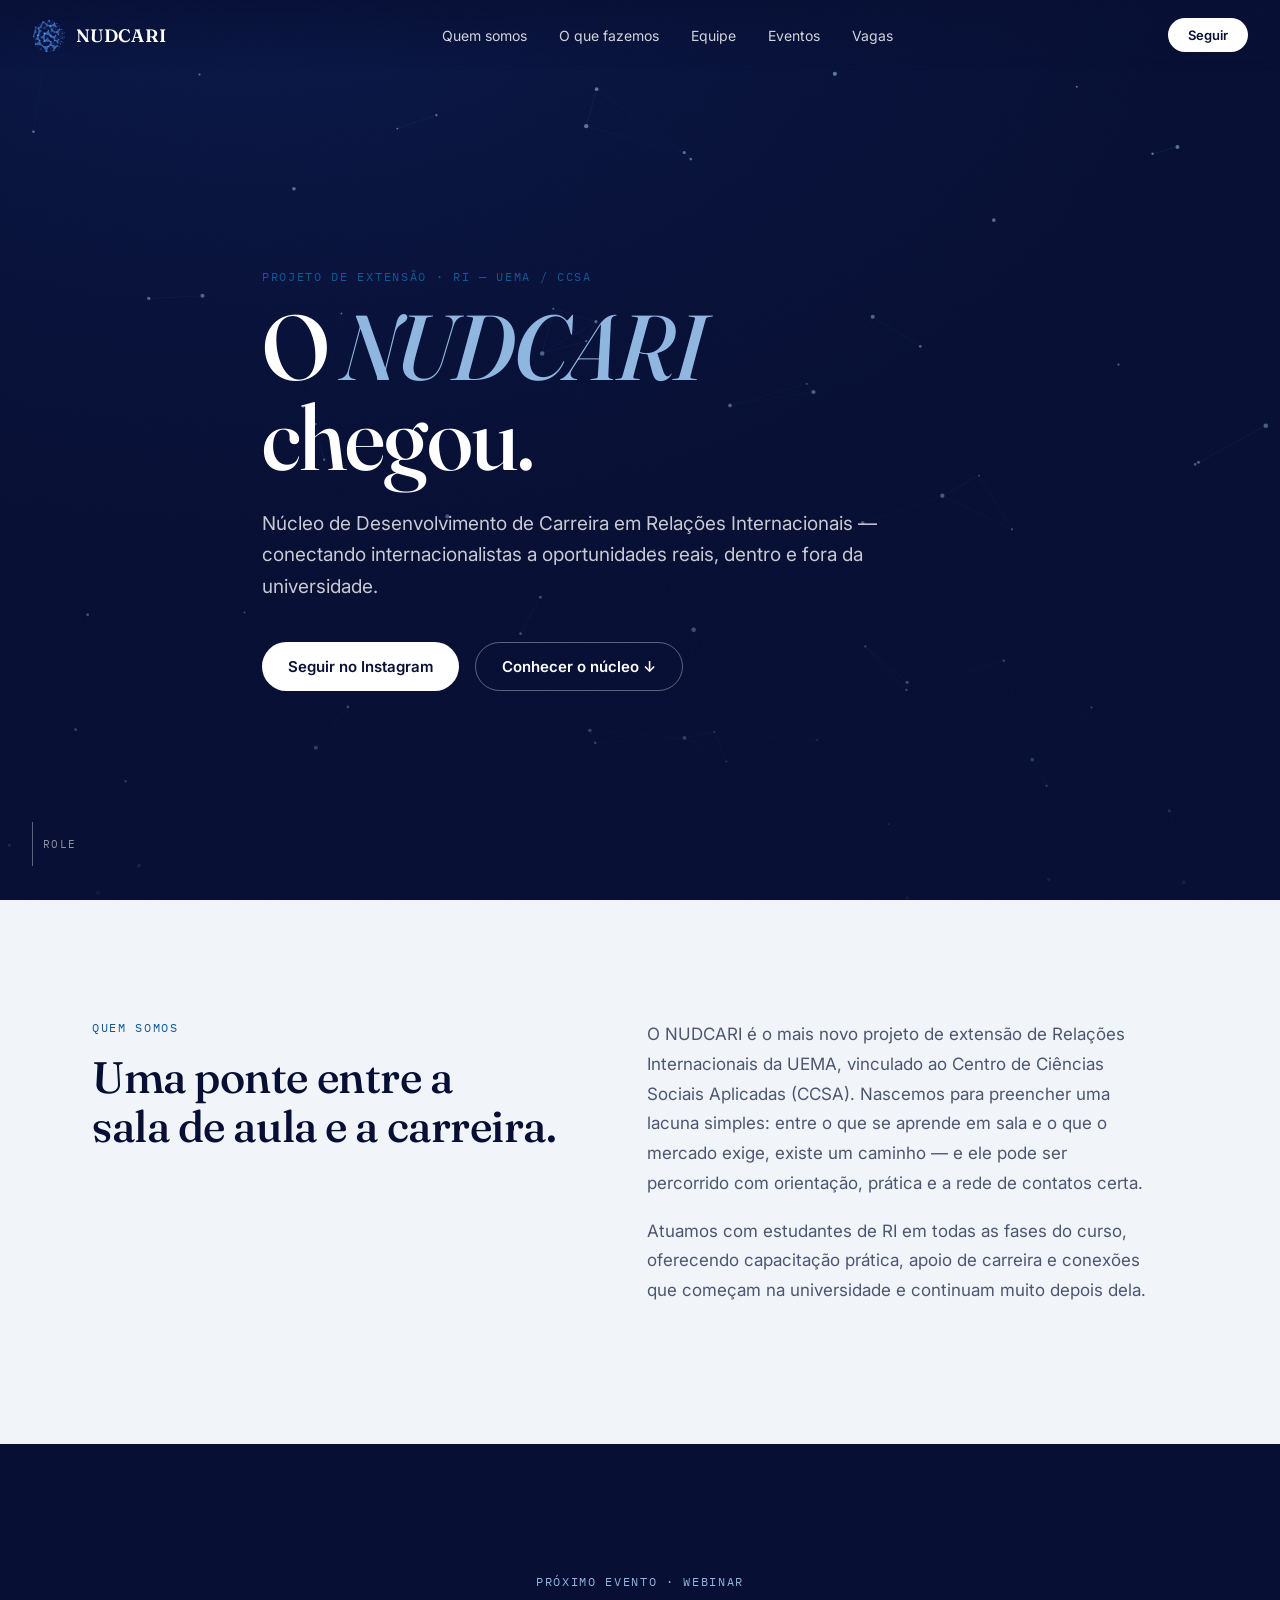
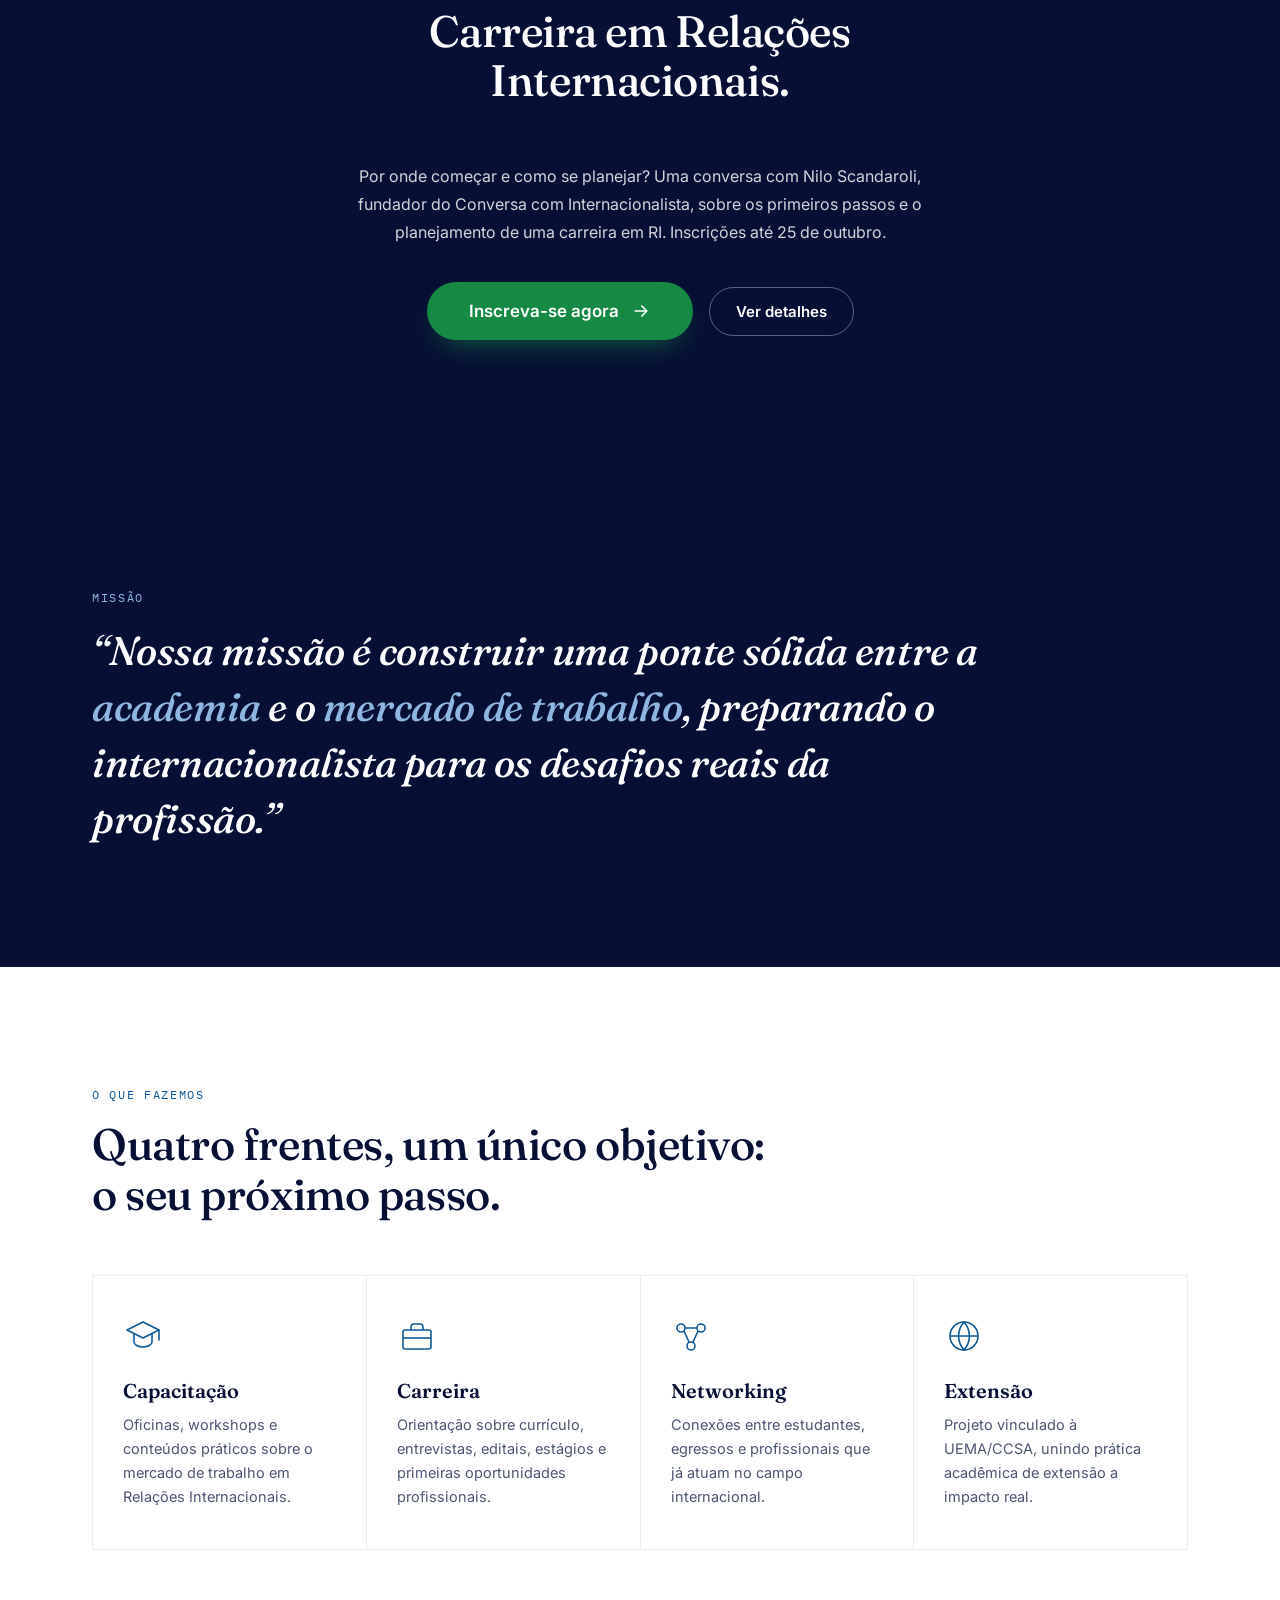
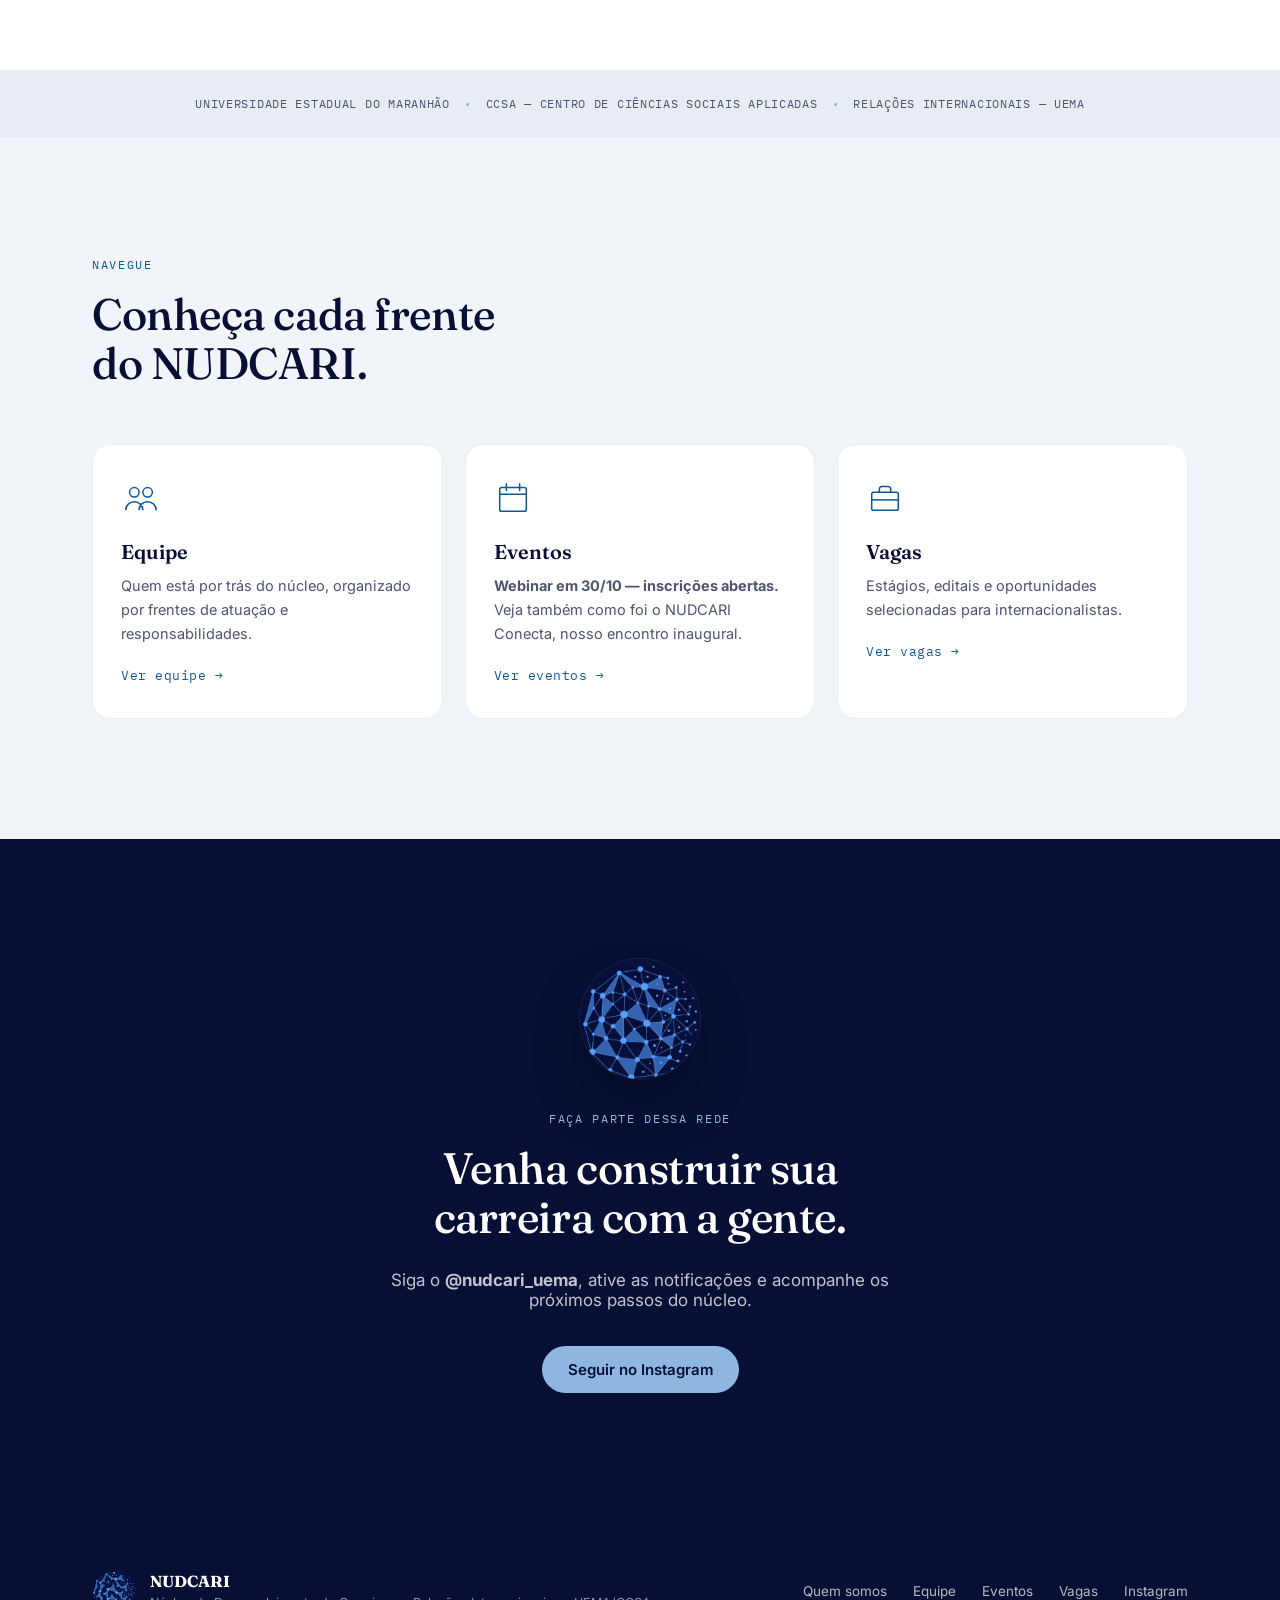
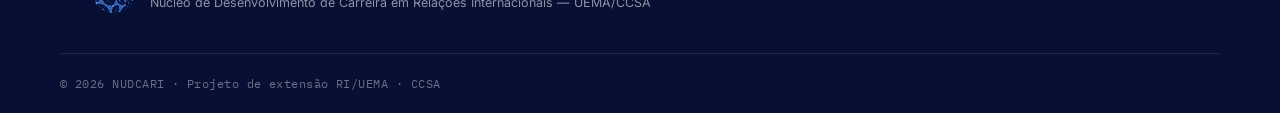
<file: index.html>
<!DOCTYPE html>
<html lang="pt-BR">
<head>
<meta charset="UTF-8">
<meta name="viewport" content="width=device-width, initial-scale=1.0">
<title>NUDCARI — Núcleo de Desenvolvimento de Carreira em Relações Internacionais</title>
<meta name="description" content="NUDCARI é o projeto de extensão de Relações Internacionais da UEMA/CCSA que conecta internacionalistas a capacitação, carreira e networking.">
<link rel="icon" type="image/png" href="assets/favicon.png">
<link rel="preconnect" href="https://fonts.googleapis.com">
<link rel="preconnect" href="https://fonts.gstatic.com" crossorigin>
<link href="https://fonts.googleapis.com/css2?family=Fraunces:ital,opsz,wght@0,9..144,300;0,9..144,500;0,9..144,600;1,9..144,500&family=Inter:wght@400;500;600&family=IBM+Plex+Mono:wght@400;500&display=swap" rel="stylesheet">
<link rel="stylesheet" href="styles.css">
</head>
<body>

<div class="grain"></div>

<header class="nav" id="nav">
  <a href="#top" class="nav__brand">
    <img src="assets/logo-icon.png" alt="NUDCARI" class="nav__logo">
    <span class="nav__word">NUDCARI</span>
  </a>

  <nav class="nav__links" id="navLinks">
    <a href="#quem-somos">Quem somos</a>
    <a href="#pilares">O que fazemos</a>
    <a href="equipe.html">Equipe</a>
    <a href="eventos.html">Eventos</a>
    <a href="vagas.html">Vagas</a>
  </nav>

  <a href="https://instagram.com/nudcari_uema" target="_blank" rel="noopener" class="nav__cta">Seguir</a>

  <button class="nav__burger" id="burger" aria-label="Abrir menu" aria-expanded="false">
    <span></span><span></span><span></span>
  </button>
</header>

<main id="top">

  <!-- HERO -->
  <section class="hero">
    <canvas id="network" class="hero__canvas"></canvas>
    <div class="hero__veil"></div>
    <div class="hero__content">
      <p class="eyebrow" data-reveal>Projeto de Extensão · RI — UEMA / CCSA</p>
      <h1 class="hero__title" data-reveal>
        O <span class="ital">NUDCARI</span><br>chegou.
      </h1>
      <p class="hero__sub" data-reveal>
        Núcleo de Desenvolvimento de Carreira em Relações Internacionais —
        conectando internacionalistas a oportunidades reais, dentro e fora da universidade.
      </p>
      <div class="hero__actions" data-reveal>
        <a href="https://instagram.com/nudcari_uema" target="_blank" rel="noopener" class="btn btn--primary">
          Seguir no Instagram
        </a>
        <a href="#quem-somos" class="btn btn--ghost">Conhecer o núcleo ↓</a>
      </div>
    </div>
    <div class="hero__scroll" aria-hidden="true">
      <span></span>
      <p>role</p>
    </div>
  </section>

  <!-- QUEM SOMOS -->
  <section class="section section--pale" id="quem-somos">
    <div class="wrap grid-2">
      <div data-reveal>
        <p class="eyebrow">Quem somos</p>
        <h2 class="h2">Uma ponte entre a<br>sala de aula e a carreira.</h2>
      </div>
      <div class="prose" data-reveal>
        <p>
          O NUDCARI é o mais novo projeto de extensão de Relações Internacionais da UEMA,
          vinculado ao Centro de Ciências Sociais Aplicadas (CCSA). Nascemos para preencher
          uma lacuna simples: entre o que se aprende em sala e o que o mercado exige,
          existe um caminho — e ele pode ser percorrido com orientação, prática e a rede
          de contatos certa.
        </p>
        <p>
          Atuamos com estudantes de RI em todas as fases do curso, oferecendo capacitação
          prática, apoio de carreira e conexões que começam na universidade e continuam
          muito depois dela.
        </p>
      </div>
    </div>
  </section>

  <!-- EVENTO EM DESTAQUE -->
  <section class="event-feature">
    <div class="event-feature__bg" aria-hidden="true">
      <img src="assets/webinar-nilo-1.jpg" class="event-feature__img is-a" alt="">
      <img src="assets/webinar-nilo-2.jpg" class="event-feature__img is-b" alt="">
      <div class="event-feature__scrim"></div>
    </div>
    <div class="wrap event-feature__content">
      <p class="eyebrow eyebrow--light" data-reveal>Próximo evento · Webinar</p>
      <h2 class="h2 h2--light" data-reveal>Carreira em Relações Internacionais.</h2>
      <p class="event-feature__meta" data-reveal>30 de outubro · 15h (Brasília) · Online, via Google Meet</p>
      <p class="event-feature__desc" data-reveal>
        Por onde começar e como se planejar? Uma conversa com Nilo Scandaroli, fundador do
        Conversa com Internacionalista, sobre os primeiros passos e o planejamento de uma
        carreira em RI. Inscrições até 25 de outubro.
      </p>
      <div class="event-feature__actions" data-reveal>
        <a href="https://www.even3.com.br/carreira-em-relacoes-internacionais-796819/" target="_blank" rel="noopener noreferrer" class="btn-register">
          Inscreva-se agora
          <svg viewBox="0 0 24 24" fill="none" aria-hidden="true" width="20" height="20"><path d="M5 12h14M13 6l6 6-6 6" stroke="currentColor" stroke-width="2" stroke-linecap="round" stroke-linejoin="round"/></svg>
        </a>
        <a href="eventos.html#webinar-carreira-ri" class="btn btn--ghost">Ver detalhes</a>
      </div>
    </div>
  </section>

  <!-- MISSÃO -->
  <section class="section section--navy" id="missao">
    <div class="wrap">
      <p class="eyebrow eyebrow--light" data-reveal>Missão</p>
      <blockquote class="quote" data-reveal>
        “Nossa missão é construir uma ponte sólida entre a
        <em>academia</em> e o <em>mercado de trabalho</em>,
        preparando o internacionalista para os desafios reais da profissão.”
      </blockquote>
    </div>
  </section>

  <!-- PILARES -->
  <section class="section section--white" id="pilares">
    <div class="wrap">
      <p class="eyebrow" data-reveal>O que fazemos</p>
      <h2 class="h2" data-reveal>Quatro frentes, um único objetivo:<br>o seu próximo passo.</h2>

      <div class="cards">
        <article class="card" data-reveal>
          <div class="card__icon">
            <svg viewBox="0 0 40 40" fill="none"><path d="M20 6 L36 14 L20 22 L4 14 Z" stroke="currentColor" stroke-width="1.6" stroke-linejoin="round"/><path d="M11 18v8c0 2.5 4 5 9 5s9-2.5 9-5v-8" stroke="currentColor" stroke-width="1.6"/><path d="M36 14v10" stroke="currentColor" stroke-width="1.6" stroke-linecap="round"/></svg>
          </div>
          <h3>Capacitação</h3>
          <p>Oficinas, workshops e conteúdos práticos sobre o mercado de trabalho em Relações Internacionais.</p>
        </article>
        <article class="card" data-reveal>
          <div class="card__icon">
            <svg viewBox="0 0 40 40" fill="none"><rect x="6" y="14" width="28" height="19" rx="2" stroke="currentColor" stroke-width="1.6"/><path d="M14 14v-3a3 3 0 0 1 3-3h6a3 3 0 0 1 3 3v3" stroke="currentColor" stroke-width="1.6"/><path d="M6 22h28" stroke="currentColor" stroke-width="1.6"/></svg>
          </div>
          <h3>Carreira</h3>
          <p>Orientação sobre currículo, entrevistas, editais, estágios e primeiras oportunidades profissionais.</p>
        </article>
        <article class="card" data-reveal>
          <div class="card__icon">
            <svg viewBox="0 0 40 40" fill="none"><circle cx="10" cy="12" r="4" stroke="currentColor" stroke-width="1.6"/><circle cx="30" cy="12" r="4" stroke="currentColor" stroke-width="1.6"/><circle cx="20" cy="30" r="4" stroke="currentColor" stroke-width="1.6"/><path d="M13 15l5 11M27 15l-5 11M14 12h12" stroke="currentColor" stroke-width="1.6"/></svg>
          </div>
          <h3>Networking</h3>
          <p>Conexões entre estudantes, egressos e profissionais que já atuam no campo internacional.</p>
        </article>
        <article class="card" data-reveal>
          <div class="card__icon">
            <svg viewBox="0 0 40 40" fill="none"><circle cx="20" cy="20" r="14" stroke="currentColor" stroke-width="1.6"/><path d="M6 20h28M20 6c3.5 4 5.4 9 5.4 14S23.5 30 20 34c-3.5-4-5.4-9-5.4-14S16.5 10 20 6Z" stroke="currentColor" stroke-width="1.6"/></svg>
          </div>
          <h3>Extensão</h3>
          <p>Projeto vinculado à UEMA/CCSA, unindo prática acadêmica de extensão a impacto real.</p>
        </article>
      </div>
    </div>
  </section>

  <!-- PARCEIROS -->
  <section class="partners">
    <div class="wrap partners__row" data-reveal>
      <span>Universidade Estadual do Maranhão</span>
      <span class="dot">•</span>
      <span>CCSA — Centro de Ciências Sociais Aplicadas</span>
      <span class="dot">•</span>
      <span>Relações Internacionais — UEMA</span>
    </div>
  </section>

  <!-- EXPLORE -->
  <section class="section section--pale" id="explore">
    <div class="wrap">
      <p class="eyebrow" data-reveal>Navegue</p>
      <h2 class="h2" data-reveal>Conheça cada frente<br>do NUDCARI.</h2>

      <div class="explore">
        <a href="equipe.html" class="explore-card" data-reveal>
          <div class="explore-card__icon">
            <svg viewBox="0 0 40 40" fill="none"><circle cx="14" cy="14" r="5" stroke="currentColor" stroke-width="1.6"/><circle cx="28" cy="14" r="5" stroke="currentColor" stroke-width="1.6"/><path d="M5 33c0-5.5 4-9 9-9s9 3.5 9 9M19 33c0-5.5 4-9 9-9s9 3.5 9 9" stroke="currentColor" stroke-width="1.6"/></svg>
          </div>
          <h3>Equipe</h3>
          <p>Quem está por trás do núcleo, organizado por frentes de atuação e responsabilidades.</p>
          <span>Ver equipe →</span>
        </a>
        <a href="eventos.html" class="explore-card" data-reveal>
          <div class="explore-card__icon">
            <svg viewBox="0 0 40 40" fill="none"><rect x="6" y="9" width="28" height="25" rx="2" stroke="currentColor" stroke-width="1.6"/><path d="M6 16h28M13 5v7M27 5v7" stroke="currentColor" stroke-width="1.6" stroke-linecap="round"/></svg>
          </div>
          <h3>Eventos</h3>
          <p><strong>Webinar em 30/10 — inscrições abertas.</strong> Veja também como foi o NUDCARI Conecta, nosso encontro inaugural.</p>
          <span>Ver eventos →</span>
        </a>
        <a href="vagas.html" class="explore-card" data-reveal>
          <div class="explore-card__icon">
            <svg viewBox="0 0 40 40" fill="none"><rect x="6" y="14" width="28" height="19" rx="2" stroke="currentColor" stroke-width="1.6"/><path d="M14 14v-3a3 3 0 0 1 3-3h6a3 3 0 0 1 3 3v3" stroke="currentColor" stroke-width="1.6"/><path d="M6 22h28" stroke="currentColor" stroke-width="1.6"/></svg>
          </div>
          <h3>Vagas</h3>
          <p>Estágios, editais e oportunidades selecionadas para internacionalistas.</p>
          <span>Ver vagas →</span>
        </a>
      </div>
    </div>
  </section>

  <!-- CONTATO -->
  <section class="section section--navy cta-final" id="contato">
    <div class="wrap cta-final__inner">
      <img src="assets/logo-icon.png" alt="" class="cta-final__mark" aria-hidden="true">
      <p class="eyebrow eyebrow--light" data-reveal>Faça parte dessa rede</p>
      <h2 class="h2 h2--light" data-reveal>Venha construir sua<br>carreira com a gente.</h2>
      <p class="cta-final__text" data-reveal>
        Siga o <strong>@nudcari_uema</strong>, ative as notificações
        e acompanhe os próximos passos do núcleo.
      </p>
      <a href="https://instagram.com/nudcari_uema" target="_blank" rel="noopener" class="btn btn--light" data-reveal>
        Seguir no Instagram
      </a>
    </div>
  </section>

</main>

<footer class="footer">
  <div class="wrap footer__inner">
    <div class="footer__brand">
      <img src="assets/logo-icon.png" alt="NUDCARI">
      <div>
        <strong>NUDCARI</strong>
        <span>Núcleo de Desenvolvimento de Carreira em Relações Internacionais — UEMA/CCSA</span>
      </div>
    </div>
    <nav class="footer__links">
      <a href="#quem-somos">Quem somos</a>
      <a href="equipe.html">Equipe</a>
      <a href="eventos.html">Eventos</a>
      <a href="vagas.html">Vagas</a>
      <a href="https://instagram.com/nudcari_uema" target="_blank" rel="noopener">Instagram</a>
    </nav>
  </div>
  <div class="wrap footer__bottom">
    <span>© 2026 NUDCARI · Projeto de extensão RI/UEMA · CCSA</span>
  </div>
</footer>

<script src="script.js"></script>
</body>
</html>
</file>
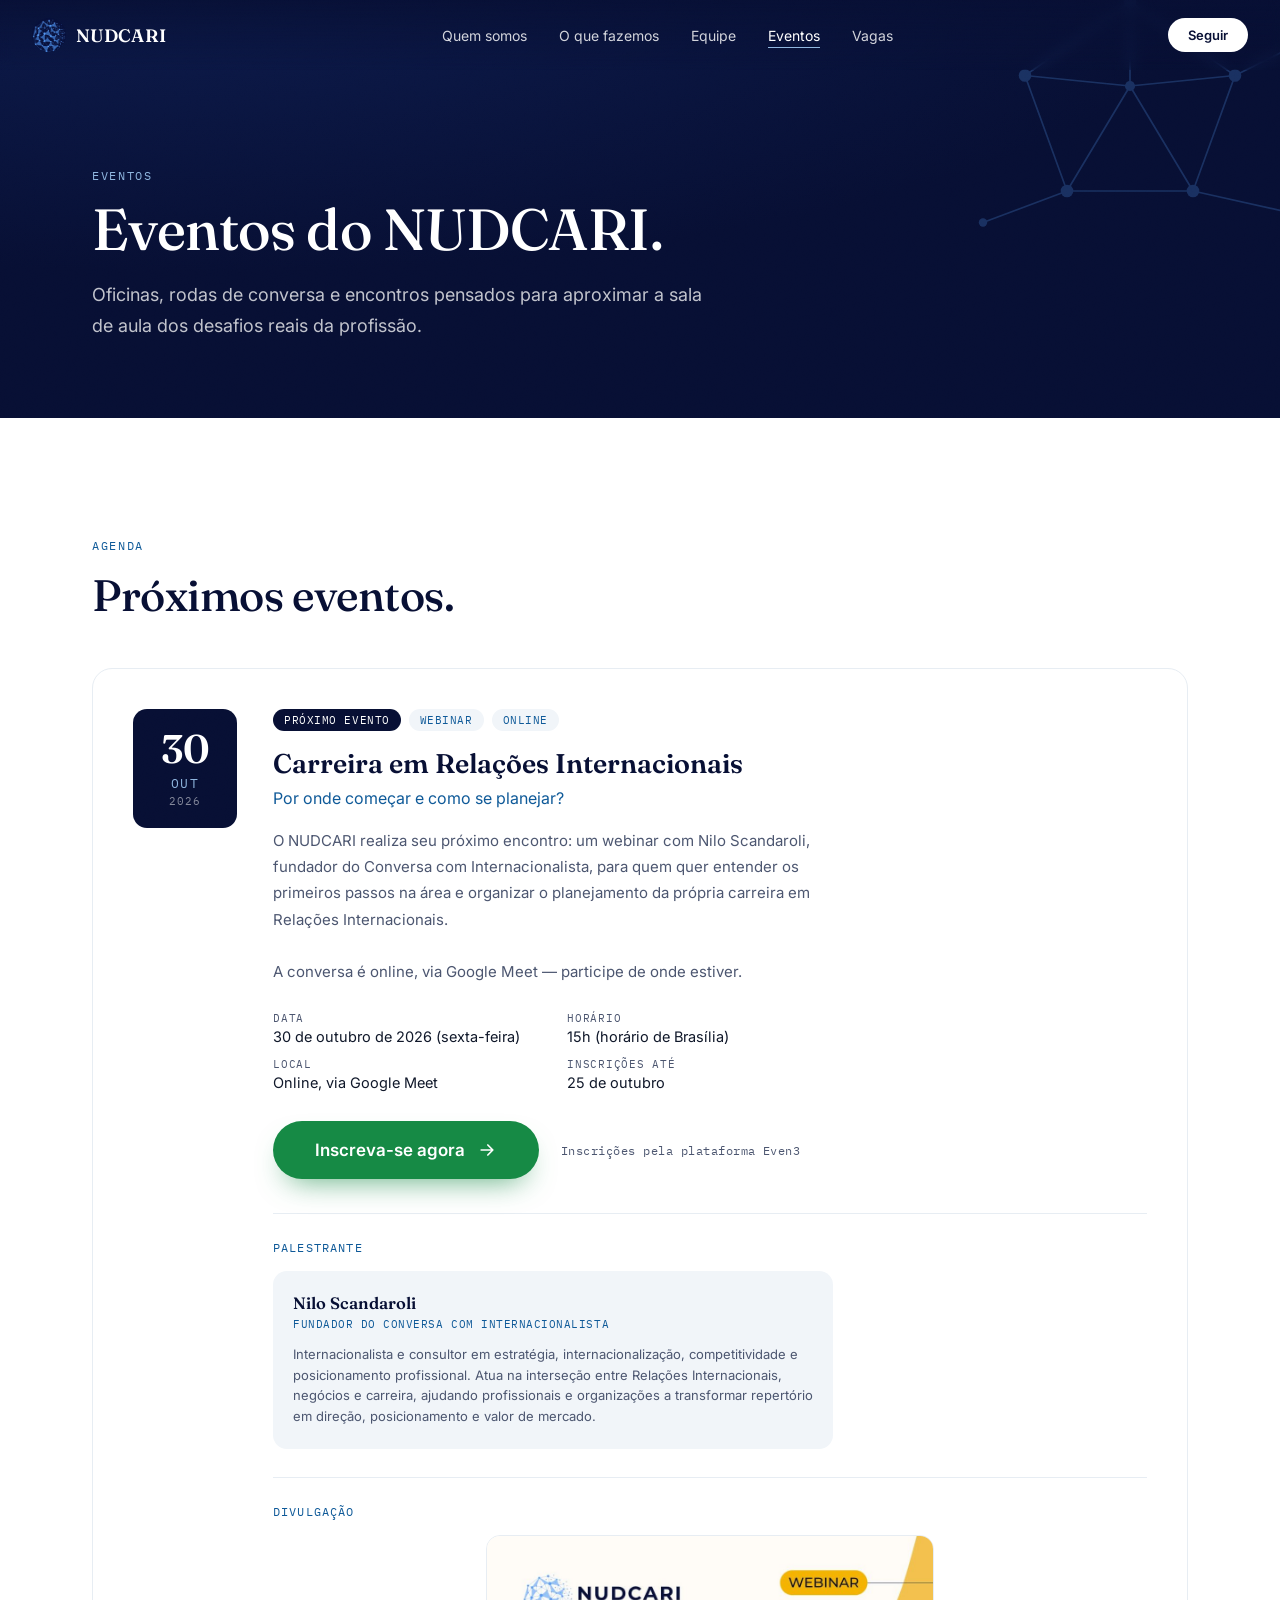
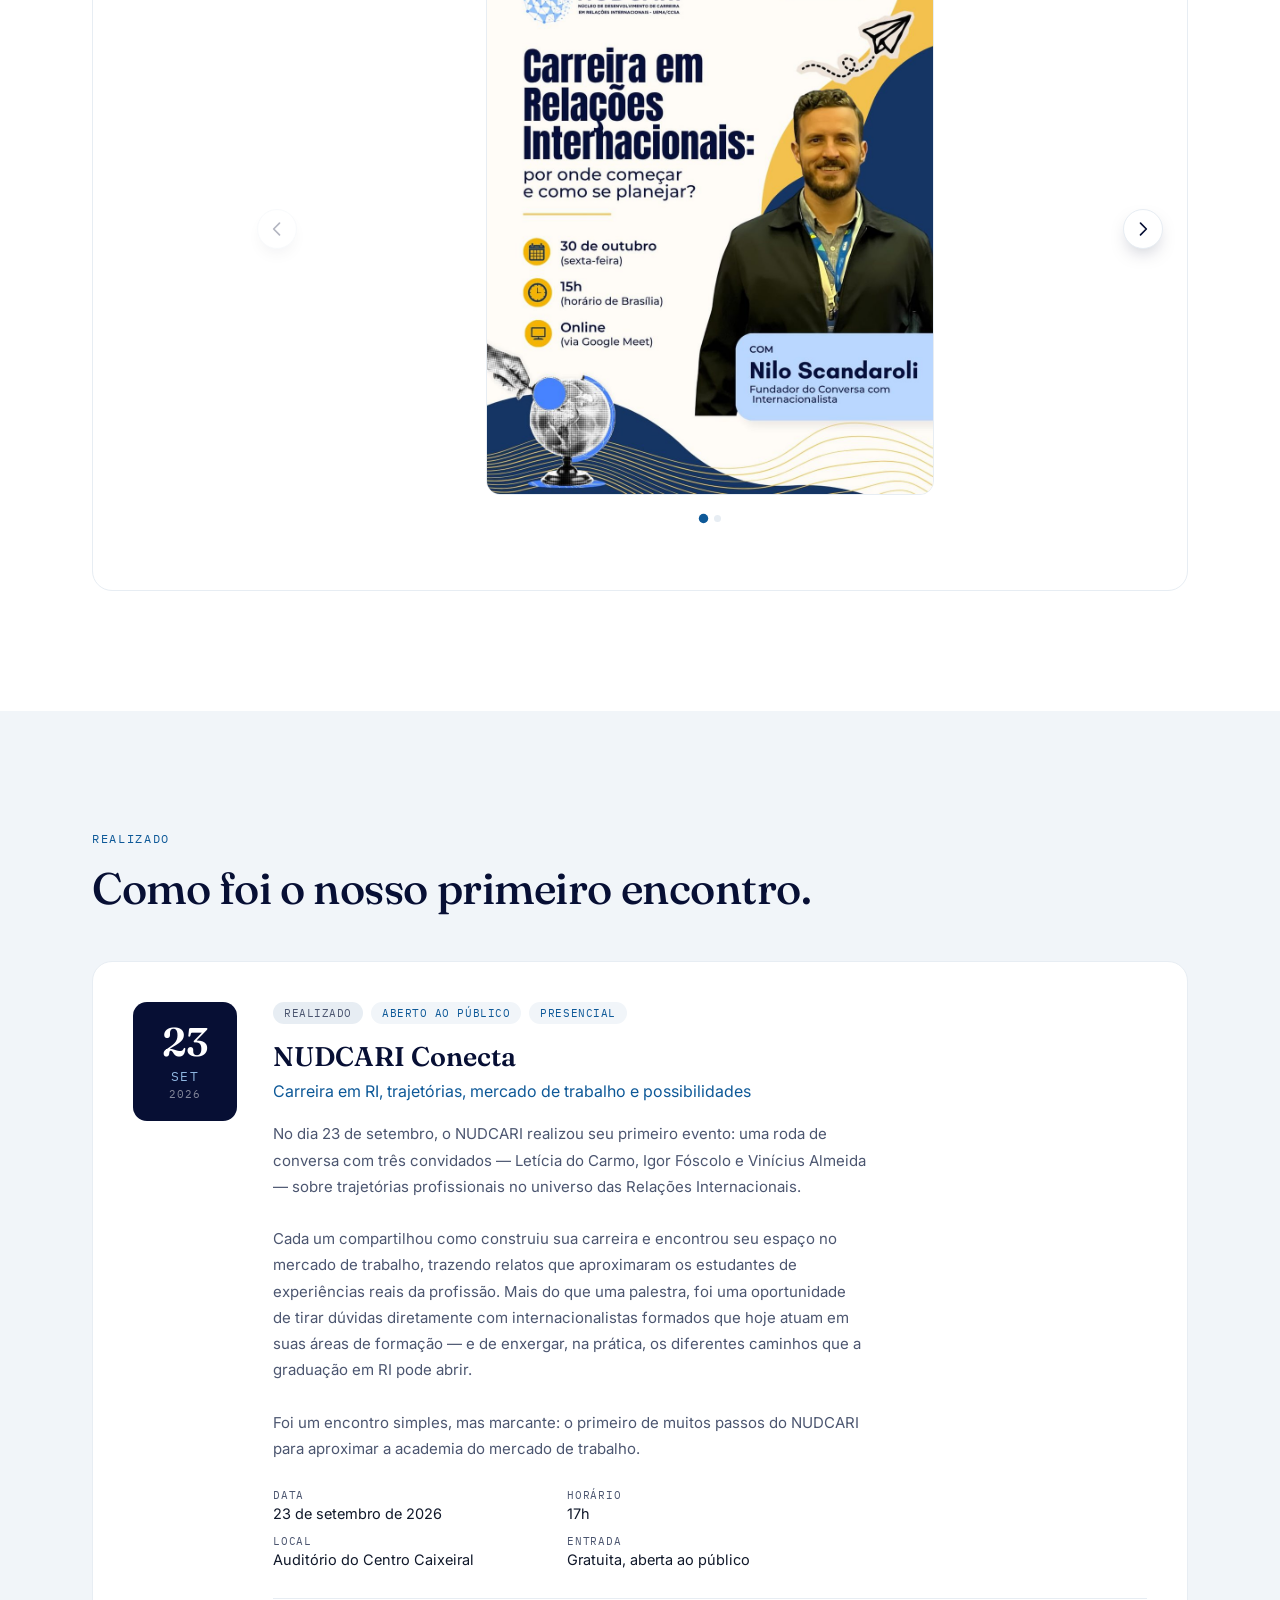
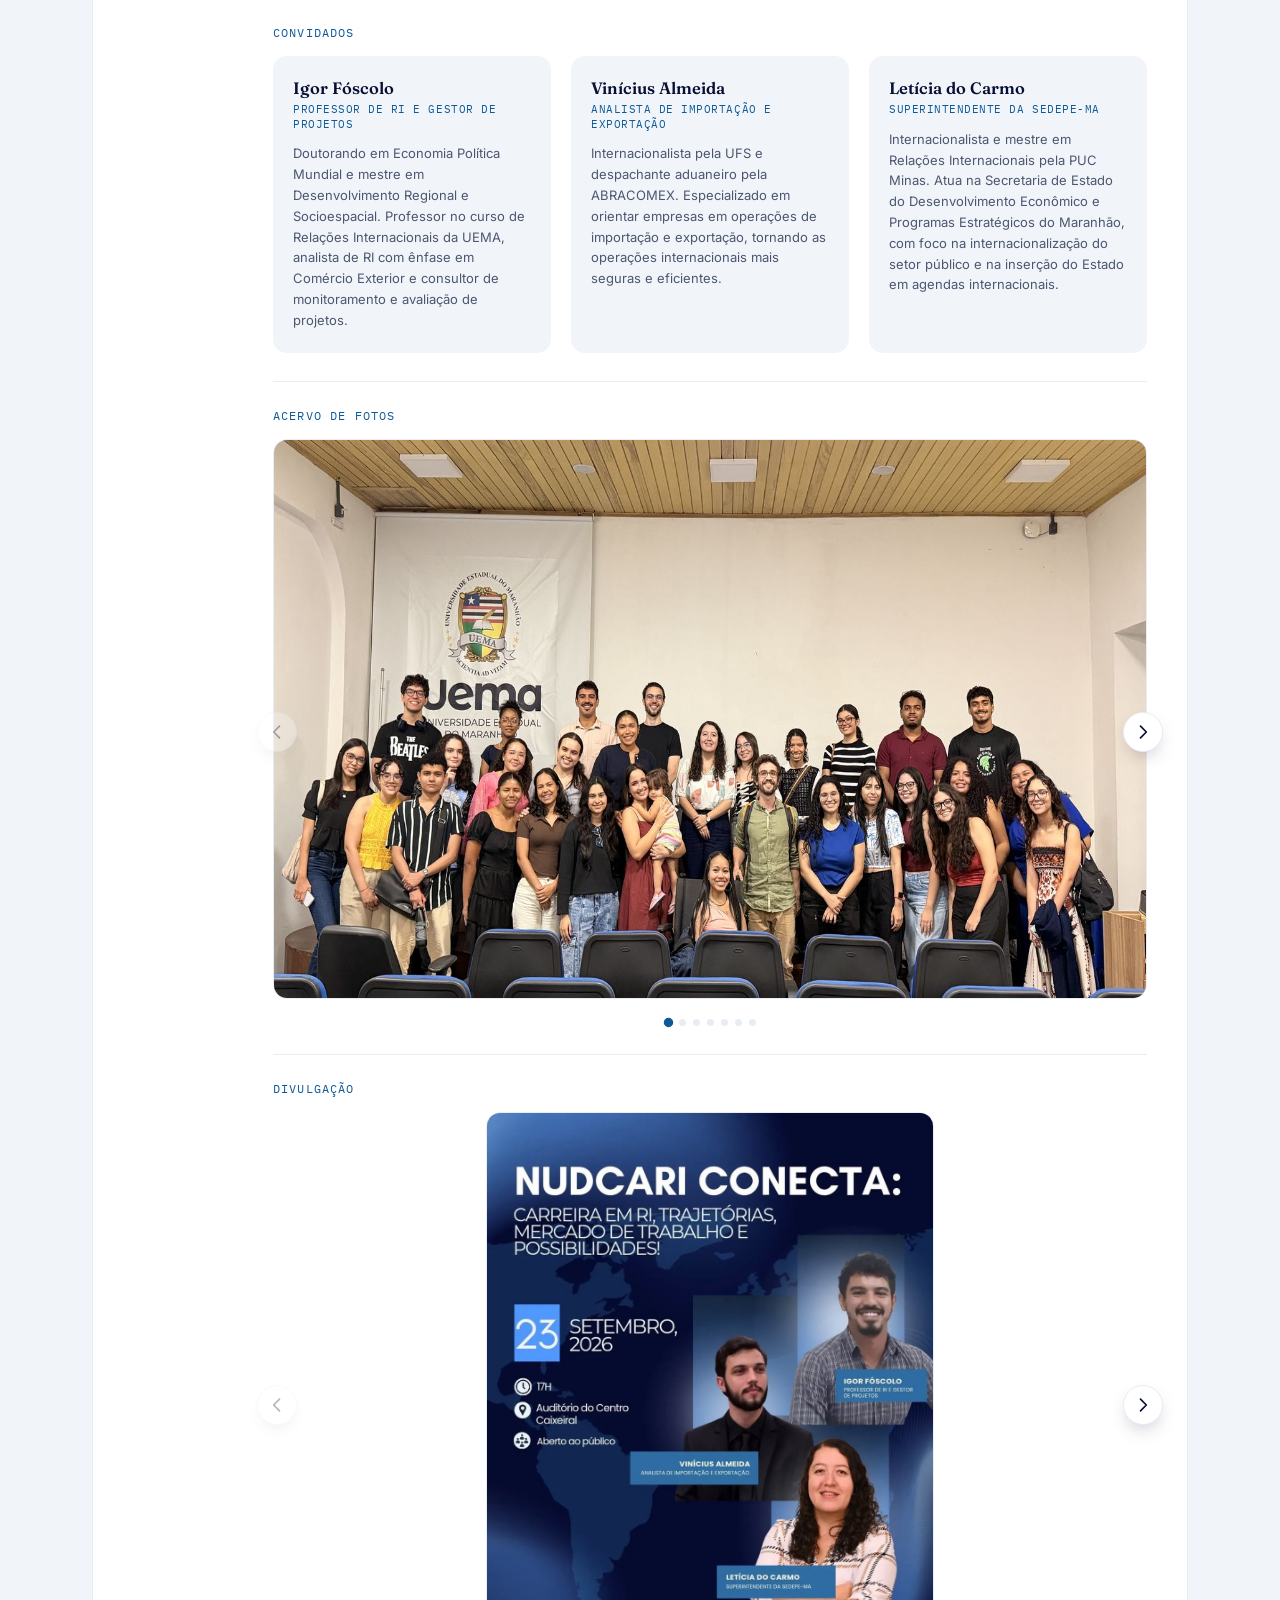
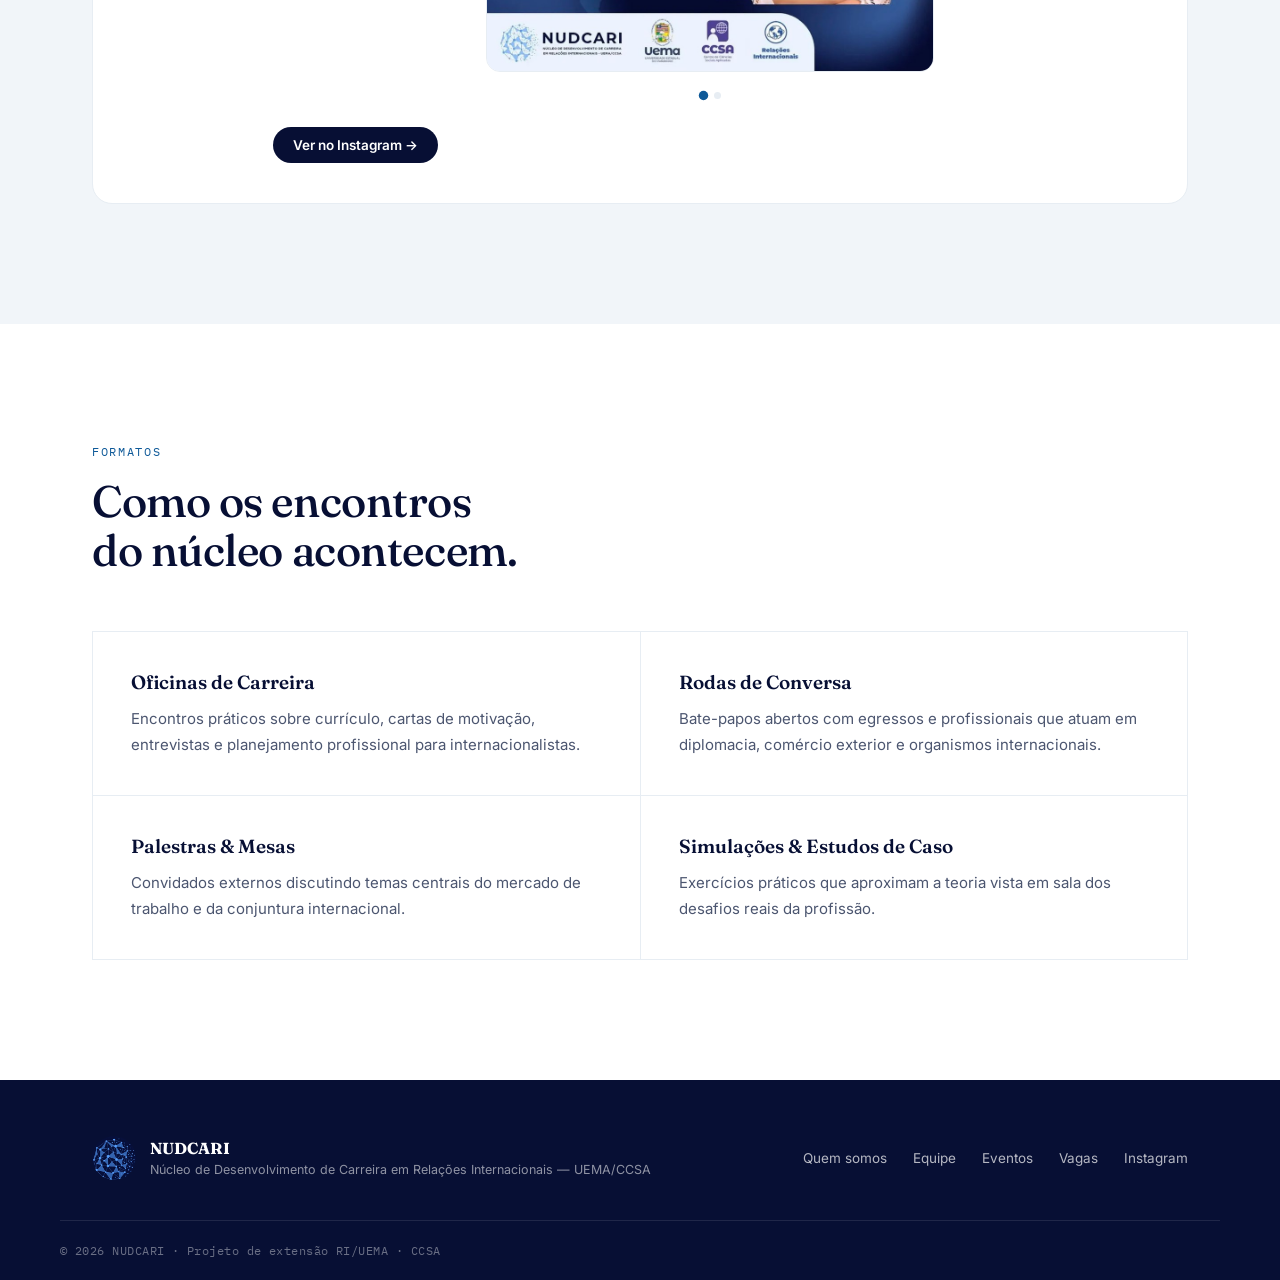
<file: eventos.html>
<!DOCTYPE html>
<html lang="pt-BR">
<head>
<meta charset="UTF-8">
<meta name="viewport" content="width=device-width, initial-scale=1.0">
<title>Eventos — NUDCARI</title>
<meta name="description" content="Oficinas, rodas de conversa, palestras e simulações do NUDCARI para aproximar a academia do mercado de trabalho em Relações Internacionais.">
<link rel="icon" type="image/png" href="assets/favicon.png">
<link rel="preconnect" href="https://fonts.googleapis.com">
<link rel="preconnect" href="https://fonts.gstatic.com" crossorigin>
<link href="https://fonts.googleapis.com/css2?family=Fraunces:ital,opsz,wght@0,9..144,300;0,9..144,500;0,9..144,600;1,9..144,500&family=Inter:wght@400;500;600&family=IBM+Plex+Mono:wght@400;500&display=swap" rel="stylesheet">
<link rel="stylesheet" href="styles.css">
</head>
<body>

<div class="grain"></div>

<header class="nav" id="nav">
  <a href="index.html" class="nav__brand">
    <img src="assets/logo-icon.png" alt="NUDCARI" class="nav__logo">
    <span class="nav__word">NUDCARI</span>
  </a>

  <nav class="nav__links" id="navLinks">
    <a href="index.html#quem-somos">Quem somos</a>
    <a href="index.html#pilares">O que fazemos</a>
    <a href="equipe.html">Equipe</a>
    <a href="eventos.html" class="active">Eventos</a>
    <a href="vagas.html">Vagas</a>
  </nav>

  <a href="https://instagram.com/nudcari_uema" target="_blank" rel="noopener" class="nav__cta">Seguir</a>

  <button class="nav__burger" id="burger" aria-label="Abrir menu" aria-expanded="false">
    <span></span><span></span><span></span>
  </button>
</header>

<main>

  <!-- PAGE HEADER -->
  <section class="page-header">
    <div class="page-header__deco" aria-hidden="true">
      <svg viewBox="0 0 200 200" fill="none">
        <g stroke="currentColor" stroke-width="0.8">
          <path d="M100 20 L150 55 L130 110 L70 110 L50 55 Z"/>
          <path d="M100 20 L100 60 M150 55 L100 60 M130 110 L100 60 M70 110 L100 60 M50 55 L100 60"/>
          <path d="M150 55 L180 40 M130 110 L175 120 M70 110 L30 125"/>
        </g>
        <g fill="currentColor">
          <circle cx="100" cy="20" r="3"/><circle cx="150" cy="55" r="3"/><circle cx="130" cy="110" r="3"/>
          <circle cx="70" cy="110" r="3"/><circle cx="50" cy="55" r="3"/><circle cx="100" cy="60" r="2.4"/>
          <circle cx="180" cy="40" r="2"/><circle cx="175" cy="120" r="2"/><circle cx="30" cy="125" r="2"/>
        </g>
      </svg>
    </div>
    <div class="wrap">
      <p class="eyebrow eyebrow--light" data-reveal>Eventos</p>
      <h1 data-reveal>Eventos do NUDCARI.</h1>
      <p class="lede" data-reveal>
        Oficinas, rodas de conversa e encontros pensados para aproximar a sala de
        aula dos desafios reais da profissão.
      </p>
    </div>
  </section>

  <!-- PRÓXIMOS EVENTOS -->
  <section class="section section--white" id="agenda">
    <div class="wrap">
      <p class="eyebrow" data-reveal>Agenda</p>
      <h2 class="h2" data-reveal>Próximos eventos.</h2>

      <article class="event" id="webinar-carreira-ri" data-reveal>
        <div class="event__date" aria-hidden="true">
          <span class="event__day">30</span>
          <span class="event__month">Out</span>
          <span class="event__year">2026</span>
        </div>

        <div class="event__body">
          <div class="event__tags">
            <span class="event__tag event__tag--live">Próximo evento</span>
            <span class="event__tag">Webinar</span>
            <span class="event__tag">Online</span>
          </div>

          <h3>Carreira em Relações Internacionais</h3>
          <p class="event__subtitle">Por onde começar e como se planejar?</p>

          <p class="event__desc">
            O NUDCARI realiza seu próximo encontro: um webinar com Nilo Scandaroli, fundador do
            Conversa com Internacionalista, para quem quer entender os primeiros passos na área
            e organizar o planejamento da própria carreira em Relações Internacionais.
          </p>
          <p class="event__desc">
            A conversa é online, via Google Meet — participe de onde estiver.
          </p>

          <ul class="event__info">
            <li><strong>Data</strong> 30 de outubro de 2026 (sexta-feira)</li>
            <li><strong>Horário</strong> 15h (horário de Brasília)</li>
            <li><strong>Local</strong> Online, via Google Meet</li>
            <li><strong>Inscrições até</strong> 25 de outubro</li>
          </ul>

          <div class="event__cta">
            <a href="https://www.even3.com.br/carreira-em-relacoes-internacionais-796819/" target="_blank" rel="noopener noreferrer" class="btn-register">
              Inscreva-se agora
              <svg viewBox="0 0 24 24" fill="none" aria-hidden="true" width="20" height="20"><path d="M5 12h14M13 6l6 6-6 6" stroke="currentColor" stroke-width="2" stroke-linecap="round" stroke-linejoin="round"/></svg>
            </a>
            <span class="event__cta-note">Inscrições pela plataforma Even3</span>
          </div>

          <p class="event__speakers-label">Palestrante</p>
          <div class="speakers speakers--single">
            <div class="speaker">
              <h4>Nilo Scandaroli</h4>
              <span>Fundador do Conversa com Internacionalista</span>
              <p>Internacionalista e consultor em estratégia, internacionalização, competitividade e posicionamento profissional. Atua na interseção entre Relações Internacionais, negócios e carreira, ajudando profissionais e organizações a transformar repertório em direção, posicionamento e valor de mercado.</p>
            </div>
          </div>

          <p class="event__speakers-label">Divulgação</p>
          <div class="carousel" data-carousel>
            <div class="carousel__track" data-carousel-track>
              <figure class="carousel__slide">
                <img src="assets/webinar-nilo-1.jpg" alt="Card de divulgação do webinar Carreira em Relações Internacionais: por onde começar e como se planejar, com Nilo Scandaroli. 30 de outubro, 15h, online via Google Meet." loading="lazy">
              </figure>
              <figure class="carousel__slide">
                <img src="assets/webinar-nilo-2.jpg" alt="Card de apresentação do palestrante Nilo Scandaroli, internacionalista e consultor. Inscrições até 25 de outubro." loading="lazy">
              </figure>
            </div>

            <button class="carousel__nav carousel__nav--prev" data-carousel-prev aria-label="Imagem anterior">
              <svg viewBox="0 0 24 24" fill="none" aria-hidden="true"><path d="M15 5l-7 7 7 7" stroke="currentColor" stroke-width="2" stroke-linecap="round" stroke-linejoin="round"/></svg>
            </button>
            <button class="carousel__nav carousel__nav--next" data-carousel-next aria-label="Próxima imagem">
              <svg viewBox="0 0 24 24" fill="none" aria-hidden="true"><path d="M9 5l7 7-7 7" stroke="currentColor" stroke-width="2" stroke-linecap="round" stroke-linejoin="round"/></svg>
            </button>

            <div class="carousel__dots" data-carousel-dots></div>
          </div>
        </div>
      </article>
    </div>
  </section>

  <!-- EVENTOS REALIZADOS -->
  <section class="section section--pale" id="realizados">
    <div class="wrap">
      <p class="eyebrow" data-reveal>Realizado</p>
      <h2 class="h2" data-reveal>Como foi o nosso primeiro encontro.</h2>

      <!--
        ===== COMO ADICIONAR UM NOVO EVENTO =====
        Duplique o bloco <article class="event">...</article> inteiro e edite os campos.
        Para um evento FUTURO, use a tag "event__tag--live" com o texto "Próximo evento"
        e coloque o bloco na seção "Próximos eventos" (id="agenda"). Quando o evento passar,
        troque a tag para "event__tag--done" com o texto "Realizado" e mova o bloco para esta seção.
      -->
      <article class="event" id="nudcari-conecta" data-reveal>
        <div class="event__date" aria-hidden="true">
          <span class="event__day">23</span>
          <span class="event__month">Set</span>
          <span class="event__year">2026</span>
        </div>

        <div class="event__body">
          <div class="event__tags">
            <span class="event__tag event__tag--done">Realizado</span>
            <span class="event__tag">Aberto ao público</span>
            <span class="event__tag">Presencial</span>
          </div>

          <h3>NUDCARI Conecta</h3>
          <p class="event__subtitle">Carreira em RI, trajetórias, mercado de trabalho e possibilidades</p>

          <p class="event__desc">
            No dia 23 de setembro, o NUDCARI realizou seu primeiro evento: uma roda de
            conversa com três convidados — Letícia do Carmo, Igor Fóscolo e Vinícius Almeida —
            sobre trajetórias profissionais no universo das Relações Internacionais.
          </p>
          <p class="event__desc">
            Cada um compartilhou como construiu sua carreira e encontrou seu espaço no
            mercado de trabalho, trazendo relatos que aproximaram os estudantes de
            experiências reais da profissão. Mais do que uma palestra, foi uma oportunidade
            de tirar dúvidas diretamente com internacionalistas formados que hoje atuam em
            suas áreas de formação — e de enxergar, na prática, os diferentes caminhos que
            a graduação em RI pode abrir.
          </p>
          <p class="event__desc">
            Foi um encontro simples, mas marcante: o primeiro de muitos passos do NUDCARI
            para aproximar a academia do mercado de trabalho.
          </p>

          <ul class="event__info">
            <li><strong>Data</strong> 23 de setembro de 2026</li>
            <li><strong>Horário</strong> 17h</li>
            <li><strong>Local</strong> Auditório do Centro Caixeiral</li>
            <li><strong>Entrada</strong> Gratuita, aberta ao público</li>
          </ul>

          <p class="event__speakers-label">Convidados</p>
          <div class="speakers">
            <div class="speaker">
              <h4>Igor Fóscolo</h4>
              <span>Professor de RI e gestor de projetos</span>
              <p>Doutorando em Economia Política Mundial e mestre em Desenvolvimento Regional e Socioespacial. Professor no curso de Relações Internacionais da UEMA, analista de RI com ênfase em Comércio Exterior e consultor de monitoramento e avaliação de projetos.</p>
            </div>
            <div class="speaker">
              <h4>Vinícius Almeida</h4>
              <span>Analista de importação e exportação</span>
              <p>Internacionalista pela UFS e despachante aduaneiro pela ABRACOMEX. Especializado em orientar empresas em operações de importação e exportação, tornando as operações internacionais mais seguras e eficientes.</p>
            </div>
            <div class="speaker">
              <h4>Letícia do Carmo</h4>
              <span>Superintendente da SEDEPE-MA</span>
              <p>Internacionalista e mestre em Relações Internacionais pela PUC Minas. Atua na Secretaria de Estado do Desenvolvimento Econômico e Programas Estratégicos do Maranhão, com foco na internacionalização do setor público e na inserção do Estado em agendas internacionais.</p>
            </div>
          </div>

          <p class="event__speakers-label">Acervo de fotos</p>
          <!--
            ===== COMO ADICIONAR MAIS FOTOS =====
            Salve a foto (já comprimida, ~1400px no lado maior) em assets/galeria/,
            seguindo a numeração (evento-conecta-08.jpg, -09.jpg...), e adicione dentro
            de [data-carousel-track]:
            <figure class="carousel__slide"><img src="assets/galeria/evento-conecta-08.jpg" alt="Descrição da foto" loading="lazy"></figure>
            O carrossel (setas, bolinhas) já funciona sozinho, não importa quantas fotos.
          -->
          <div class="carousel" data-carousel>
            <div class="carousel__track" data-carousel-track>
              <figure class="carousel__slide">
                <img src="assets/galeria/evento-conecta-01.jpg" alt="Plateia e organizadores do NUDCARI Conecta reunidos para foto em grupo no auditório do Centro Caixeiral." loading="lazy">
              </figure>
              <figure class="carousel__slide">
                <img src="assets/galeria/evento-conecta-02.jpg" alt="Abertura do NUDCARI Conecta, com a apresentação do porquê o núcleo nasceu." loading="lazy">
              </figure>
              <figure class="carousel__slide">
                <img src="assets/galeria/evento-conecta-03.jpg" alt="Roda de conversa com os três convidados no palco do auditório." loading="lazy">
              </figure>
              <figure class="carousel__slide">
                <img src="assets/galeria/evento-conecta-04.jpg" alt="Igor Fóscolo falando ao microfone durante a roda de conversa." loading="lazy">
              </figure>
              <figure class="carousel__slide">
                <img src="assets/galeria/evento-conecta-05.jpg" alt="Letícia do Carmo falando ao microfone durante a roda de conversa." loading="lazy">
              </figure>
              <figure class="carousel__slide">
                <img src="assets/galeria/evento-conecta-06.jpg" alt="Estudante da plateia fazendo uma pergunta aos convidados." loading="lazy">
              </figure>
              <figure class="carousel__slide">
                <img src="assets/galeria/evento-conecta-07.jpg" alt="Foto em grupo dos participantes ao final do evento." loading="lazy">
              </figure>
            </div>

            <button class="carousel__nav carousel__nav--prev" data-carousel-prev aria-label="Foto anterior">
              <svg viewBox="0 0 24 24" fill="none" aria-hidden="true"><path d="M15 5l-7 7 7 7" stroke="currentColor" stroke-width="2" stroke-linecap="round" stroke-linejoin="round"/></svg>
            </button>
            <button class="carousel__nav carousel__nav--next" data-carousel-next aria-label="Próxima foto">
              <svg viewBox="0 0 24 24" fill="none" aria-hidden="true"><path d="M9 5l7 7-7 7" stroke="currentColor" stroke-width="2" stroke-linecap="round" stroke-linejoin="round"/></svg>
            </button>

            <div class="carousel__dots" data-carousel-dots></div>
          </div>

          <p class="event__speakers-label">Divulgação</p>
          <div class="carousel" data-carousel>
            <div class="carousel__track" data-carousel-track>
              <figure class="carousel__slide">
                <img src="assets/evento-conecta-1.jpg" alt="Card de divulgação do NUDCARI Conecta: 23 de setembro de 2026, 17h, Auditório do Centro Caixeiral, aberto ao público." loading="lazy">
              </figure>
              <figure class="carousel__slide">
                <img src="assets/evento-conecta-2.jpg" alt="Diferentes caminhos, uma formação em comum: perfis de Igor Fóscolo, Vinícius Almeida e Letícia do Carmo." loading="lazy">
              </figure>
            </div>

            <button class="carousel__nav carousel__nav--prev" data-carousel-prev aria-label="Imagem anterior">
              <svg viewBox="0 0 24 24" fill="none" aria-hidden="true"><path d="M15 5l-7 7 7 7" stroke="currentColor" stroke-width="2" stroke-linecap="round" stroke-linejoin="round"/></svg>
            </button>
            <button class="carousel__nav carousel__nav--next" data-carousel-next aria-label="Próxima imagem">
              <svg viewBox="0 0 24 24" fill="none" aria-hidden="true"><path d="M9 5l7 7-7 7" stroke="currentColor" stroke-width="2" stroke-linecap="round" stroke-linejoin="round"/></svg>
            </button>

            <div class="carousel__dots" data-carousel-dots></div>
          </div>

          <a href="https://www.instagram.com/p/Dc6AfYcDt1D/" target="_blank" rel="noopener noreferrer" class="btn-small event__link">Ver no Instagram →</a>
        </div>
      </article>
    </div>
  </section>

  <!-- FORMATOS -->
  <section class="section section--white">
    <div class="wrap">
      <p class="eyebrow" data-reveal>Formatos</p>
      <h2 class="h2" data-reveal>Como os encontros<br>do núcleo acontecem.</h2>

      <div class="format-grid">
        <article class="format-card" data-reveal>
          <h3>Oficinas de Carreira</h3>
          <p>Encontros práticos sobre currículo, cartas de motivação, entrevistas e planejamento profissional para internacionalistas.</p>
        </article>
        <article class="format-card" data-reveal>
          <h3>Rodas de Conversa</h3>
          <p>Bate-papos abertos com egressos e profissionais que atuam em diplomacia, comércio exterior e organismos internacionais.</p>
        </article>
        <article class="format-card" data-reveal>
          <h3>Palestras &amp; Mesas</h3>
          <p>Convidados externos discutindo temas centrais do mercado de trabalho e da conjuntura internacional.</p>
        </article>
        <article class="format-card" data-reveal>
          <h3>Simulações &amp; Estudos de Caso</h3>
          <p>Exercícios práticos que aproximam a teoria vista em sala dos desafios reais da profissão.</p>
        </article>
      </div>
    </div>
  </section>

</main>

<footer class="footer">
  <div class="wrap footer__inner">
    <div class="footer__brand">
      <img src="assets/logo-icon.png" alt="NUDCARI">
      <div>
        <strong>NUDCARI</strong>
        <span>Núcleo de Desenvolvimento de Carreira em Relações Internacionais — UEMA/CCSA</span>
      </div>
    </div>
    <nav class="footer__links">
      <a href="index.html#quem-somos">Quem somos</a>
      <a href="equipe.html">Equipe</a>
      <a href="eventos.html">Eventos</a>
      <a href="vagas.html">Vagas</a>
      <a href="https://instagram.com/nudcari_uema" target="_blank" rel="noopener">Instagram</a>
    </nav>
  </div>
  <div class="wrap footer__bottom">
    <span>© 2026 NUDCARI · Projeto de extensão RI/UEMA · CCSA</span>
  </div>
</footer>

<script src="script.js"></script>
</body>
</html>
</file>
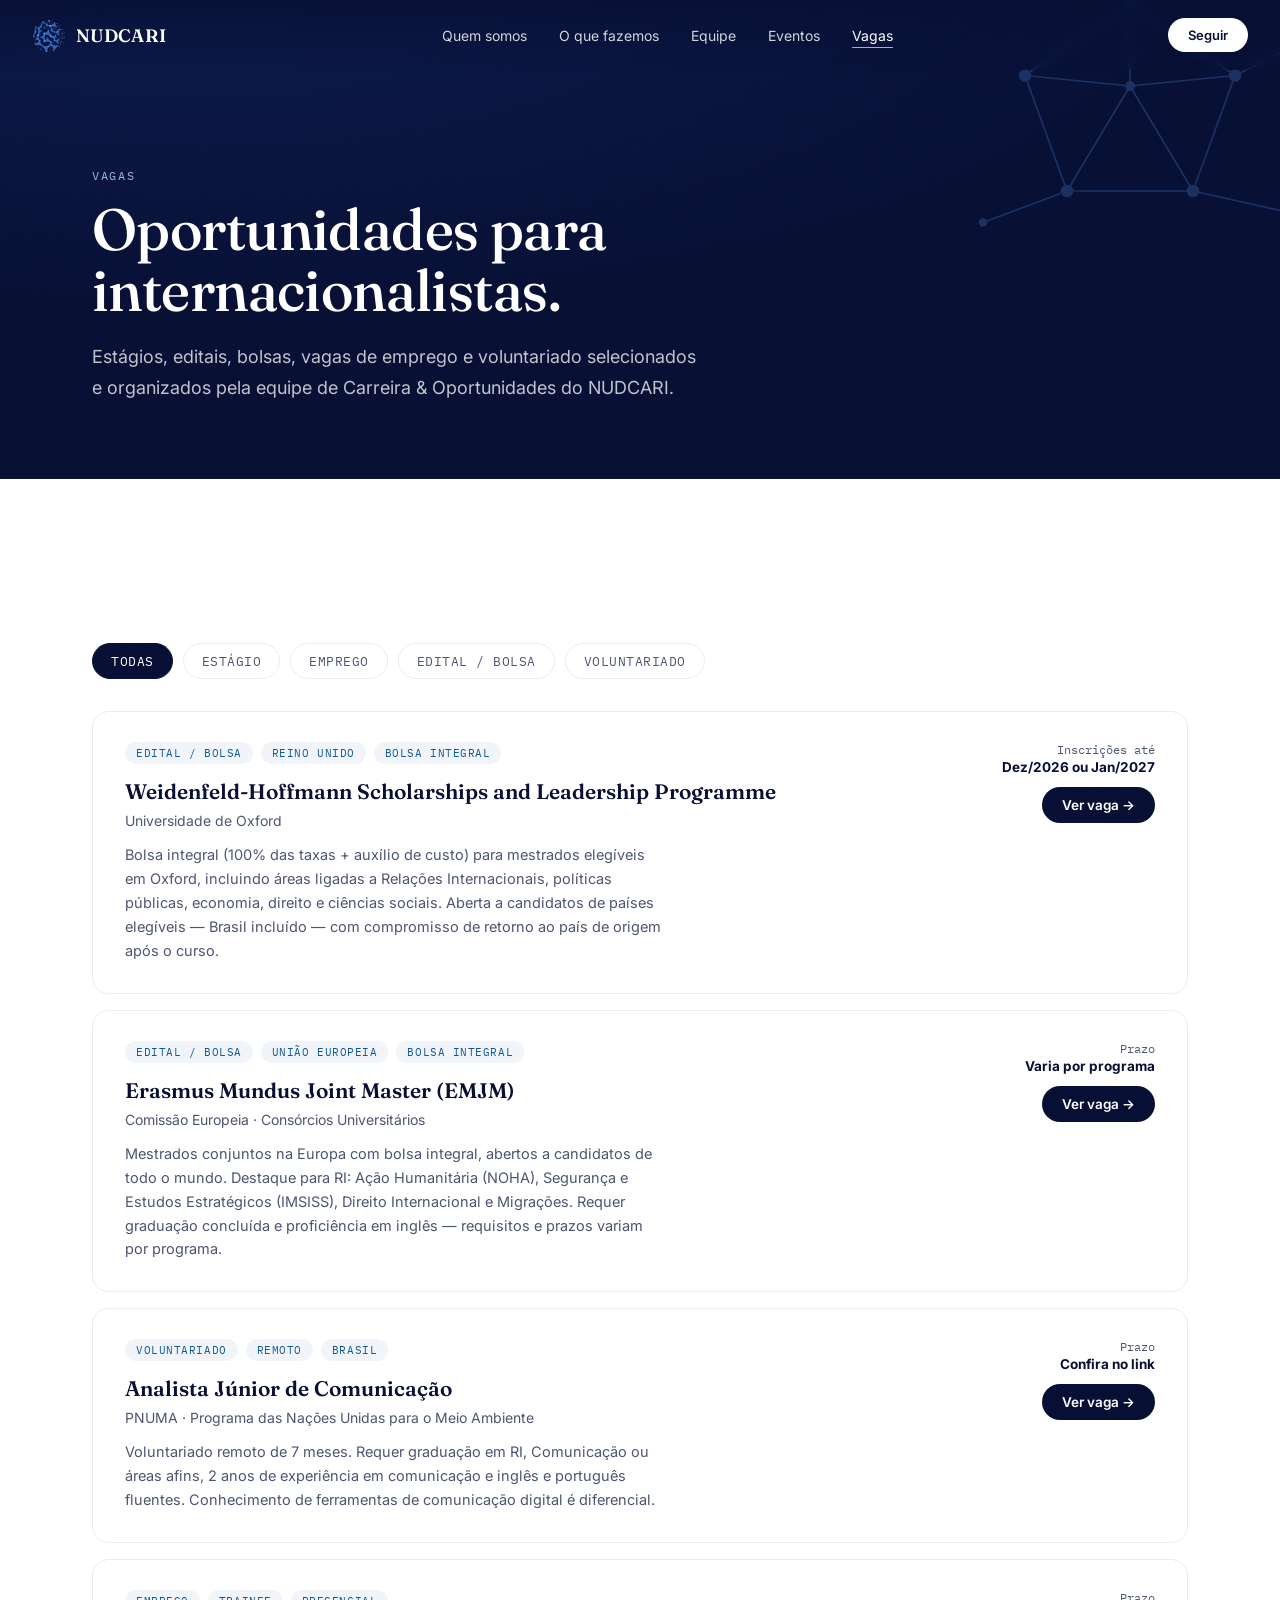
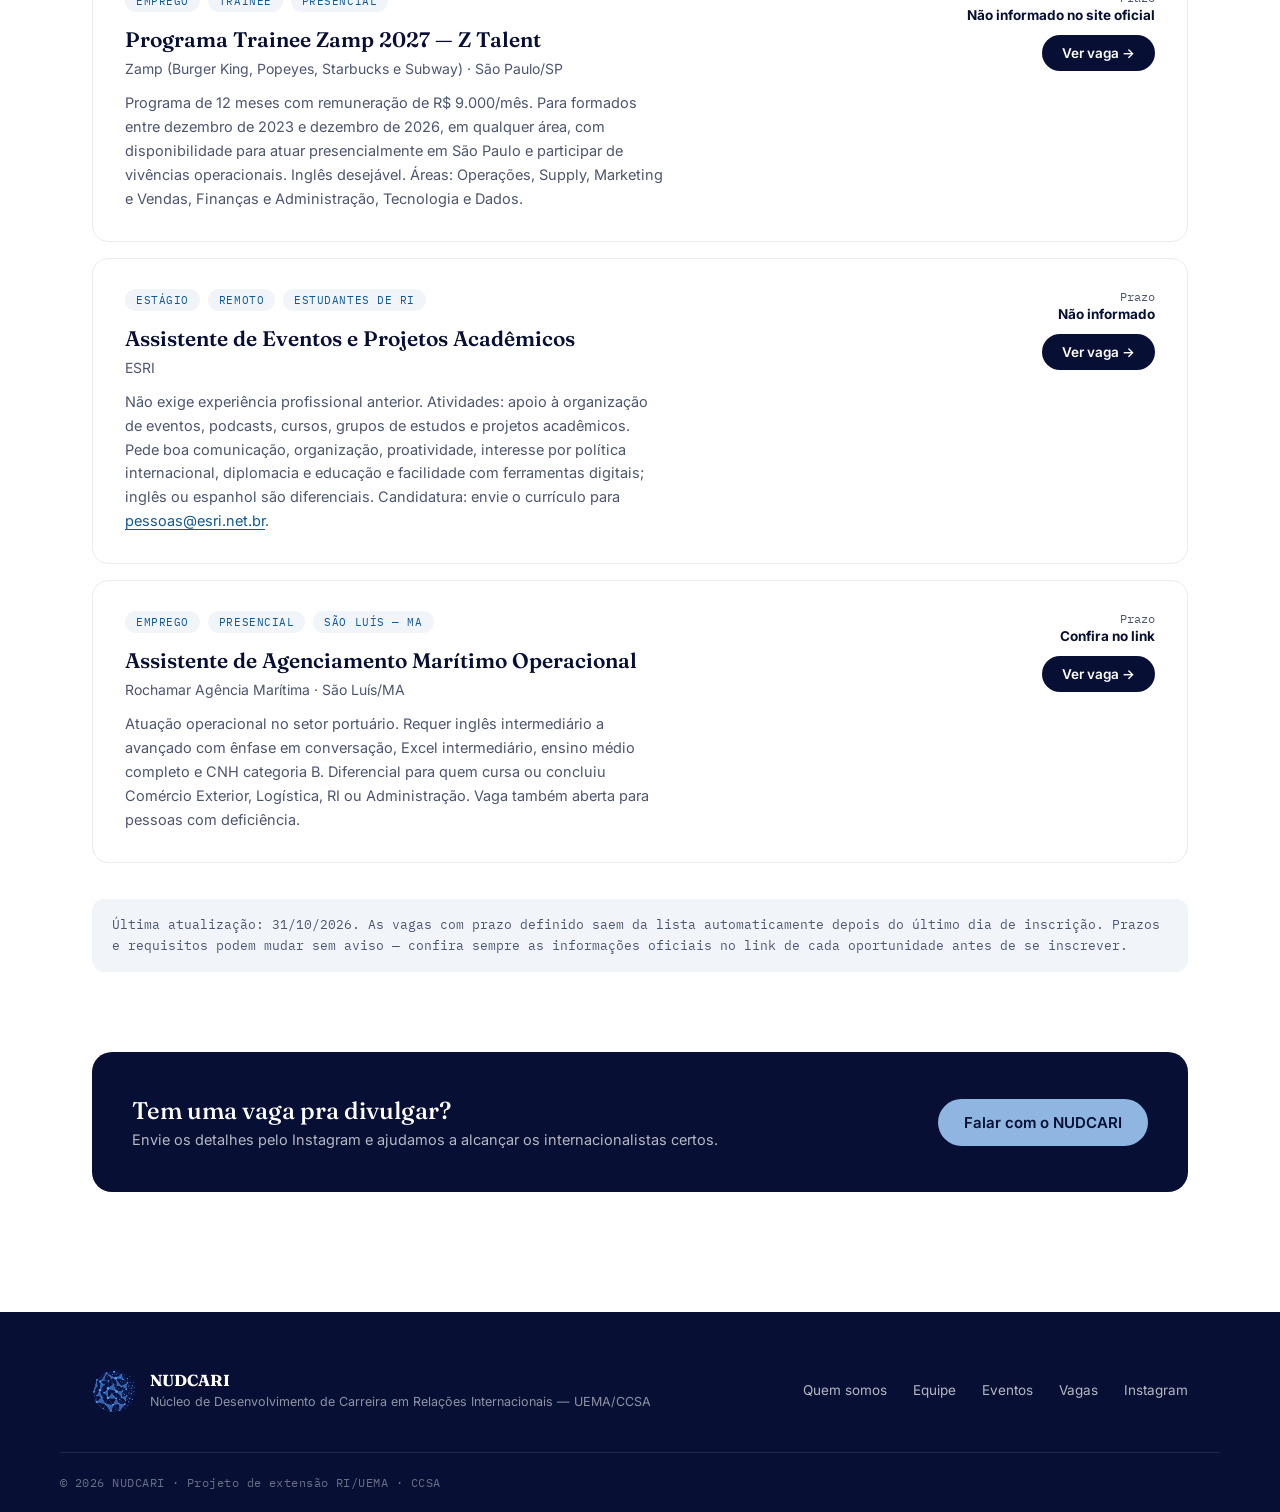
<file: vagas.html>
<!DOCTYPE html>
<html lang="pt-BR">
<head>
<meta charset="UTF-8">
<meta name="viewport" content="width=device-width, initial-scale=1.0">
<title>Vagas — NUDCARI</title>
<meta name="description" content="Estágios, editais, bolsas, vagas de emprego e voluntariado selecionados para estudantes de Relações Internacionais pelo NUDCARI.">
<link rel="icon" type="image/png" href="assets/favicon.png">
<link rel="preconnect" href="https://fonts.googleapis.com">
<link rel="preconnect" href="https://fonts.gstatic.com" crossorigin>
<link href="https://fonts.googleapis.com/css2?family=Fraunces:ital,opsz,wght@0,9..144,300;0,9..144,500;0,9..144,600;1,9..144,500&family=Inter:wght@400;500;600&family=IBM+Plex+Mono:wght@400;500&display=swap" rel="stylesheet">
<link rel="stylesheet" href="styles.css">
</head>
<body>

<div class="grain"></div>

<header class="nav" id="nav">
  <a href="index.html" class="nav__brand">
    <img src="assets/logo-icon.png" alt="NUDCARI" class="nav__logo">
    <span class="nav__word">NUDCARI</span>
  </a>

  <nav class="nav__links" id="navLinks">
    <a href="index.html#quem-somos">Quem somos</a>
    <a href="index.html#pilares">O que fazemos</a>
    <a href="equipe.html">Equipe</a>
    <a href="eventos.html">Eventos</a>
    <a href="vagas.html" class="active">Vagas</a>
  </nav>

  <a href="https://instagram.com/nudcari_uema" target="_blank" rel="noopener" class="nav__cta">Seguir</a>

  <button class="nav__burger" id="burger" aria-label="Abrir menu" aria-expanded="false">
    <span></span><span></span><span></span>
  </button>
</header>

<main>

  <!-- PAGE HEADER -->
  <section class="page-header">
    <div class="page-header__deco" aria-hidden="true">
      <svg viewBox="0 0 200 200" fill="none">
        <g stroke="currentColor" stroke-width="0.8">
          <path d="M100 20 L150 55 L130 110 L70 110 L50 55 Z"/>
          <path d="M100 20 L100 60 M150 55 L100 60 M130 110 L100 60 M70 110 L100 60 M50 55 L100 60"/>
          <path d="M150 55 L180 40 M130 110 L175 120 M70 110 L30 125"/>
        </g>
        <g fill="currentColor">
          <circle cx="100" cy="20" r="3"/><circle cx="150" cy="55" r="3"/><circle cx="130" cy="110" r="3"/>
          <circle cx="70" cy="110" r="3"/><circle cx="50" cy="55" r="3"/><circle cx="100" cy="60" r="2.4"/>
          <circle cx="180" cy="40" r="2"/><circle cx="175" cy="120" r="2"/><circle cx="30" cy="125" r="2"/>
        </g>
      </svg>
    </div>
    <div class="wrap">
      <p class="eyebrow eyebrow--light" data-reveal>Vagas</p>
      <h1 data-reveal>Oportunidades para internacionalistas.</h1>
      <p class="lede" data-reveal>
        Estágios, editais, bolsas, vagas de emprego e voluntariado selecionados e organizados
        pela equipe de Carreira &amp; Oportunidades do NUDCARI.
      </p>
    </div>
  </section>

  <!-- LISTAGEM -->
  <section class="section section--white">
    <div class="wrap">

      <div class="filters" data-reveal>
        <button class="filter-chip active" data-filter="todas">Todas</button>
        <button class="filter-chip" data-filter="estagio">Estágio</button>
        <button class="filter-chip" data-filter="emprego">Emprego</button>
        <button class="filter-chip" data-filter="edital">Edital / Bolsa</button>
        <button class="filter-chip" data-filter="voluntariado">Voluntariado</button>
      </div>

      <!--
        ===== COMO ADICIONAR / REMOVER UMA VAGA =====
        Duplique um bloco <article class="job-card" ...>...</article> inteiro e edite os campos.
        data-type aceita: estagio | emprego | edital | voluntariado.
        data-deadline (AAAA-MM-DD) é o ÚLTIMO dia de inscrição: depois dessa data o card
        some sozinho da página. Se a vaga não tem prazo definido, apague o atributo data-deadline.
        Mantenha a lista ordenada por prazo (mais urgente primeiro) e atualize a data em "Última atualização".
      -->

      <div class="jobs" id="jobsList">

        <!-- PRAZO: 31/10/2026 -->
        <article class="job-card" data-type="emprego" data-deadline="2026-10-31" data-reveal>
          <div class="job-card__main">
            <div class="job-card__tags">
              <span class="job-card__tag">Emprego</span>
              <span class="job-card__tag">Trainee</span>
              <span class="job-card__tag">Presencial</span>
            </div>
            <h3>Programa Trainee CBC</h3>
            <p class="job-card__org">Companhia Brasileira de Cartuchos (CBC) · Ribeirão Pires/SP ou Montenegro/RS</p>
            <p class="desc">Programa de 24 meses, 100% presencial, para quem está no último ano da graduação ou é recém-formado em Relações Internacionais, Administração, Comércio Exterior, Economia, Marketing ou Engenharias elegíveis. Exige inglês avançado, perfil analítico e interesse ou experiência na área industrial. Áreas: administrativa, comercial, engenharia e logística nacional e internacional.</p>
          </div>
          <div class="job-card__meta">
            <span class="job-card__deadline">Inscrições até<strong>31/10/2026</strong></span>
            <a href="https://vempracbc.gupy.io/jobs/11942276" target="_blank" rel="noopener noreferrer" class="btn-small">Ver vaga →</a>
          </div>
        </article>

        <!-- PRAZO: 02/11/2026 -->
        <article class="job-card" data-type="estagio" data-deadline="2026-11-02" data-reveal>
          <div class="job-card__main">
            <div class="job-card__tags">
              <span class="job-card__tag">Estágio</span>
              <span class="job-card__tag">Qualquer curso</span>
              <span class="job-card__tag">Inclui Imperatriz/MA</span>
            </div>
            <h3>Programa de Estágio Suzano 2027</h3>
            <p class="job-card__org">Suzano</p>
            <p class="desc">Para graduandos de qualquer curso com formatura prevista entre junho de 2028 e junho de 2029. Exige disponibilidade para estagiar 30 ou 40 horas semanais; inglês não é obrigatório. Vagas em São Paulo/SP, Suzano/SP, Limeira/SP, Jacareí/SP, Itapetininga/SP, Três Lagoas/MS, Mucuri/BA, Aracruz/ES, Imperatriz/MA e Belém/PA.</p>
          </div>
          <div class="job-card__meta">
            <span class="job-card__deadline">Inscrições até<strong>02/11/2026</strong></span>
            <a href="https://www.suzano.com.br/trabalhe-conosco/estagio" target="_blank" rel="noopener noreferrer" class="btn-small">Ver vaga →</a>
          </div>
        </article>

        <!-- PRAZO: 03/11/2026 -->
        <article class="job-card" data-type="emprego" data-deadline="2026-11-03" data-reveal>
          <div class="job-card__main">
            <div class="job-card__tags">
              <span class="job-card__tag">Emprego</span>
              <span class="job-card__tag">Trainee</span>
              <span class="job-card__tag">Presencial</span>
            </div>
            <h3>Programa Trainee Praso 2027</h3>
            <p class="job-card__org">Praso · Recife/PE ou Fortaleza/CE</p>
            <p class="desc">Remuneração de R$ 10.000 mensais. Para quem está cursando ou concluiu o ensino superior entre dezembro de 2022 e dezembro de 2027, em qualquer curso, com disponibilidade para residir e trabalhar em Recife ou Fortaleza. Áreas: Planejamento, Pessoas e Gestão, Supply, Vendas, Growth e Marketing e Serviços Financeiros.</p>
          </div>
          <div class="job-card__meta">
            <span class="job-card__deadline">Inscrições até<strong>03/11/2026</strong></span>
            <a href="https://sejatrainee.com.br/startup-praso-vagas-abertas/" target="_blank" rel="noopener noreferrer" class="btn-small">Ver vaga →</a>
          </div>
        </article>

        <!-- PRAZO: 04/11/2026 -->
        <article class="job-card" data-type="voluntariado" data-deadline="2026-11-04" data-reveal>
          <div class="job-card__main">
            <div class="job-card__tags">
              <span class="job-card__tag">Voluntariado</span>
              <span class="job-card__tag">100% remoto</span>
              <span class="job-card__tag">6 semanas</span>
            </div>
            <h3>Voluntariado ONU: pesquisa sobre ODS e voluntariado na África</h3>
            <p class="job-card__org">PNUD · UN Volunteers</p>
            <p class="desc">Não exige experiência anterior. Atividades: pesquisa e análise de documentos estratégicos da ONU, identificação de oportunidades de voluntariado e recomendações sobre os ODS e o desenvolvimento sustentável em países africanos. Pede habilidades de pesquisa, análise e redação, autonomia e cumprimento de prazos. Português, inglês e espanhol funcionais são desejáveis.</p>
          </div>
          <div class="job-card__meta">
            <span class="job-card__deadline">Inscrições até<strong>04/11/2026</strong></span>
            <a href="https://app.unv.org/opportunities/1784888021273381" target="_blank" rel="noopener noreferrer" class="btn-small">Ver vaga →</a>
          </div>
        </article>

        <article class="job-card" data-type="emprego" data-deadline="2026-11-04" data-reveal>
          <div class="job-card__main">
            <div class="job-card__tags">
              <span class="job-card__tag">Emprego</span>
              <span class="job-card__tag">Remoto</span>
              <span class="job-card__tag">Brasil</span>
            </div>
            <h3>Assistente Editorial de Português</h3>
            <p class="job-card__org">Dialogue Earth</p>
            <p class="desc">Contrato de 12 meses, 40 horas semanais, com remuneração de US$ 1.400/mês. Requer português nativo, inglês avançado, experiência em redação, edição, pesquisa, checagem de informações, redes sociais e produção de conteúdo digital, além de conhecimento sobre questões ambientais e climáticas no Brasil.</p>
          </div>
          <div class="job-card__meta">
            <span class="job-card__deadline">Inscrições até<strong>04/11/2026</strong></span>
            <a href="https://dialogue.earth/en/jobs/portuguese-editorial-assistant-brazil/" target="_blank" rel="noopener noreferrer" class="btn-small">Ver vaga →</a>
          </div>
        </article>

        <!-- PRAZO: 06/11/2026 -->
        <article class="job-card" data-type="emprego" data-deadline="2026-11-06" data-reveal>
          <div class="job-card__main">
            <div class="job-card__tags">
              <span class="job-card__tag">Emprego</span>
              <span class="job-card__tag">Trainee</span>
              <span class="job-card__tag">Presencial ou híbrido</span>
            </div>
            <h3>Trainee BNP Paribas 2027</h3>
            <p class="job-card__org">BNP Paribas · São Paulo/SP</p>
            <p class="desc">Para formados entre dezembro de 2024 e julho de 2027, com inglês avançado ou fluente. A área elegível para RI é Gestão de Projetos, Qualidade e Eficiência. O programa oferece desenvolvimento profissional, mentoria com lideranças e possibilidade de experiência internacional em Nova York.</p>
          </div>
          <div class="job-card__meta">
            <span class="job-card__deadline">Inscrições até<strong>06/11/2026</strong></span>
            <a href="https://sejatrainee.com.br/trainee-bnp-paribas-e-a-oportunidade-de-trabalhar-em-um-banco-global/" target="_blank" rel="noopener noreferrer" class="btn-small">Ver vaga →</a>
          </div>
        </article>

        <!-- PRAZO: 12/11/2026 -->
        <article class="job-card" data-type="voluntariado" data-deadline="2026-11-12" data-reveal>
          <div class="job-card__main">
            <div class="job-card__tags">
              <span class="job-card__tag">Voluntariado</span>
              <span class="job-card__tag">100% remoto</span>
              <span class="job-card__tag">4 semanas</span>
            </div>
            <h3>Campanha do Dia Internacional do Voluntariado 2026</h3>
            <p class="job-card__org">UN Volunteers · ONU</p>
            <p class="desc">Não exige experiência; inglês obrigatório. Atividades: apoio à criação de campanhas, conteúdos digitais e materiais de divulgação sobre voluntariado, desenvolvimento sustentável e ODS.</p>
          </div>
          <div class="job-card__meta">
            <span class="job-card__deadline">Inscrições até<strong>12/11/2026</strong></span>
            <a href="https://app.unv.org/opportunities/1784888021273617" target="_blank" rel="noopener noreferrer" class="btn-small">Ver vaga →</a>
          </div>
        </article>

        <!-- PRAZO: 30/11/2026 -->
        <article class="job-card" data-type="edital" data-deadline="2026-11-30" data-reveal>
          <div class="job-card__main">
            <div class="job-card__tags">
              <span class="job-card__tag">Edital / Bolsa</span>
              <span class="job-card__tag">China</span>
              <span class="job-card__tag">Bolsa Integral</span>
            </div>
            <h3>Yenching Academy — bolsa de mestrado na Peking University</h3>
            <p class="job-card__org">Yenching Academy · Peking University (Pequim, China)</p>
            <p class="desc">Mestrado interdisciplinar em Estudos sobre a China com tudo pago: taxas, acomodação, passagens, seguro e auxílio de custo. Uma das seis áreas é Política e Relações Internacionais. Requer graduação em qualquer área, bom histórico, perfil de liderança e inglês (IELTS 7 / TOEFL 100). Alunos de FGV, UnB e Unicamp devem se candidatar pela própria universidade.</p>
          </div>
          <div class="job-card__meta">
            <span class="job-card__deadline">Inscrições até<strong>30/11/2026</strong></span>
            <a href="https://yenchingacademy.pku.edu.cn/ADMISSIONS.htm" target="_blank" rel="noopener noreferrer" class="btn-small">Ver vaga →</a>
          </div>
        </article>

        <!-- PRAZO: 01/12/2026 -->
        <article class="job-card" data-type="edital" data-deadline="2026-12-01" data-reveal>
          <div class="job-card__main">
            <div class="job-card__tags">
              <span class="job-card__tag">Edital / Bolsa</span>
              <span class="job-card__tag">Europa</span>
              <span class="job-card__tag">Erasmus Mundus</span>
            </div>
            <h3>Mundus MAPP 2027–2029 — Mestrado em Políticas Públicas</h3>
            <p class="job-card__org">Erasmus Mundus · Áustria, Espanha, Países Baixos e Reino Unido</p>
            <p class="desc">Mestrado de 2 anos, com percursos em universidades de quatro países. A bolsa Erasmus Mundus paga € 1.400 mensais por até 24 meses e isenta integralmente as taxas acadêmicas. Pede graduação concluída ou com conclusão prevista até agosto de 2027, inglês comprovado, histórico acadêmico, duas cartas de recomendação, currículo e carta de motivação.</p>
          </div>
          <div class="job-card__meta">
            <span class="job-card__deadline">Inscrições para bolsas até<strong>01/12/2026</strong></span>
            <a href="https://www.mundusmapp.org/how-to-apply/" target="_blank" rel="noopener noreferrer" class="btn-small">Ver vaga →</a>
          </div>
        </article>

        <!-- PRAZO: Dez/2026 ou Jan/2027 -->
        <article class="job-card" data-type="edital" data-reveal>
          <div class="job-card__main">
            <div class="job-card__tags">
              <span class="job-card__tag">Edital / Bolsa</span>
              <span class="job-card__tag">Reino Unido</span>
              <span class="job-card__tag">Bolsa Integral</span>
            </div>
            <h3>Weidenfeld-Hoffmann Scholarships and Leadership Programme</h3>
            <p class="job-card__org">Universidade de Oxford</p>
            <p class="desc">Bolsa integral (100% das taxas + auxílio de custo) para mestrados elegíveis em Oxford, incluindo áreas ligadas a Relações Internacionais, políticas públicas, economia, direito e ciências sociais. Aberta a candidatos de países elegíveis — Brasil incluído — com compromisso de retorno ao país de origem após o curso.</p>
          </div>
          <div class="job-card__meta">
            <span class="job-card__deadline">Inscrições até<strong>Dez/2026 ou Jan/2027</strong></span>
            <a href="https://www.sbs.ox.ac.uk/oxford-experience/scholarships-and-funding/weidenfeld-hoffmann-scholarships-and-leadership-programme" target="_blank" rel="noopener noreferrer" class="btn-small">Ver vaga →</a>
          </div>
        </article>

        <!-- PRAZO: varia por programa -->
        <article class="job-card" data-type="edital" data-reveal>
          <div class="job-card__main">
            <div class="job-card__tags">
              <span class="job-card__tag">Edital / Bolsa</span>
              <span class="job-card__tag">União Europeia</span>
              <span class="job-card__tag">Bolsa Integral</span>
            </div>
            <h3>Erasmus Mundus Joint Master (EMJM)</h3>
            <p class="job-card__org">Comissão Europeia · Consórcios Universitários</p>
            <p class="desc">Mestrados conjuntos na Europa com bolsa integral, abertos a candidatos de todo o mundo. Destaque para RI: Ação Humanitária (NOHA), Segurança e Estudos Estratégicos (IMSISS), Direito Internacional e Migrações. Requer graduação concluída e proficiência em inglês — requisitos e prazos variam por programa.</p>
          </div>
          <div class="job-card__meta">
            <span class="job-card__deadline">Prazo<strong>Varia por programa</strong></span>
            <a href="https://erasmus-plus.ec.europa.eu/opportunities/individuals/students/erasmus-mundus-joint-masters" target="_blank" rel="noopener noreferrer" class="btn-small">Ver vaga →</a>
          </div>
        </article>

        <!-- SEM PRAZO INFORMADO -->
        <article class="job-card" data-type="voluntariado" data-reveal>
          <div class="job-card__main">
            <div class="job-card__tags">
              <span class="job-card__tag">Voluntariado</span>
              <span class="job-card__tag">Remoto</span>
              <span class="job-card__tag">Brasil</span>
            </div>
            <h3>Analista Júnior de Comunicação</h3>
            <p class="job-card__org">PNUMA · Programa das Nações Unidas para o Meio Ambiente</p>
            <p class="desc">Voluntariado remoto de 7 meses. Requer graduação em RI, Comunicação ou áreas afins, 2 anos de experiência em comunicação e inglês e português fluentes. Conhecimento de ferramentas de comunicação digital é diferencial.</p>
          </div>
          <div class="job-card__meta">
            <span class="job-card__deadline">Prazo<strong>Confira no link</strong></span>
            <a href="https://unjobs.org/vacancies/1792425686142" target="_blank" rel="noopener noreferrer" class="btn-small">Ver vaga →</a>
          </div>
        </article>

        <article class="job-card" data-type="emprego" data-reveal>
          <div class="job-card__main">
            <div class="job-card__tags">
              <span class="job-card__tag">Emprego</span>
              <span class="job-card__tag">Trainee</span>
              <span class="job-card__tag">Presencial</span>
            </div>
            <h3>Programa Trainee Zamp 2027 — Z Talent</h3>
            <p class="job-card__org">Zamp (Burger King, Popeyes, Starbucks e Subway) · São Paulo/SP</p>
            <p class="desc">Programa de 12 meses com remuneração de R$ 9.000/mês. Para formados entre dezembro de 2023 e dezembro de 2026, em qualquer área, com disponibilidade para atuar presencialmente em São Paulo e participar de vivências operacionais. Inglês desejável. Áreas: Operações, Supply, Marketing e Vendas, Finanças e Administração, Tecnologia e Dados.</p>
          </div>
          <div class="job-card__meta">
            <span class="job-card__deadline">Prazo<strong>Não informado no site oficial</strong></span>
            <a href="https://zamp.across.jobs/" target="_blank" rel="noopener noreferrer" class="btn-small">Ver vaga →</a>
          </div>
        </article>

        <article class="job-card" data-type="estagio" data-reveal>
          <div class="job-card__main">
            <div class="job-card__tags">
              <span class="job-card__tag">Estágio</span>
              <span class="job-card__tag">Remoto</span>
              <span class="job-card__tag">Estudantes de RI</span>
            </div>
            <h3>Assistente de Eventos e Projetos Acadêmicos</h3>
            <p class="job-card__org">ESRI</p>
            <p class="desc">Não exige experiência profissional anterior. Atividades: apoio à organização de eventos, podcasts, cursos, grupos de estudos e projetos acadêmicos. Pede boa comunicação, organização, proatividade, interesse por política internacional, diplomacia e educação e facilidade com ferramentas digitais; inglês ou espanhol são diferenciais. Candidatura: envie o currículo para <a href="mailto:pessoas@esri.net.br">pessoas@esri.net.br</a>.</p>
          </div>
          <div class="job-card__meta">
            <span class="job-card__deadline">Prazo<strong>Não informado</strong></span>
            <a href="https://www.instagram.com/p/DfF67_upOsG/" target="_blank" rel="noopener noreferrer" class="btn-small">Ver vaga →</a>
          </div>
        </article>

        <article class="job-card" data-type="emprego" data-reveal>
          <div class="job-card__main">
            <div class="job-card__tags">
              <span class="job-card__tag">Emprego</span>
              <span class="job-card__tag">Presencial</span>
              <span class="job-card__tag">São Luís — MA</span>
            </div>
            <h3>Assistente de Agenciamento Marítimo Operacional</h3>
            <p class="job-card__org">Rochamar Agência Marítima · São Luís/MA</p>
            <p class="desc">Atuação operacional no setor portuário. Requer inglês intermediário a avançado com ênfase em conversação, Excel intermediário, ensino médio completo e CNH categoria B. Diferencial para quem cursa ou concluiu Comércio Exterior, Logística, RI ou Administração. Vaga também aberta para pessoas com deficiência.</p>
          </div>
          <div class="job-card__meta">
            <span class="job-card__deadline">Prazo<strong>Confira no link</strong></span>
            <a href="https://rochamar.pandape.infojobs.com.br/Detail/3516064" target="_blank" rel="noopener noreferrer" class="btn-small">Ver vaga →</a>
          </div>
        </article>

      </div>

      <p class="jobs-note">
        Última atualização: 31/10/2026. As vagas com prazo definido saem da lista automaticamente
        depois do último dia de inscrição. Prazos e requisitos podem mudar sem aviso — confira
        sempre as informações oficiais no link de cada oportunidade antes de se inscrever.
      </p>

      <div class="mini-cta" data-reveal>
        <div>
          <h3>Tem uma vaga pra divulgar?</h3>
          <p>Envie os detalhes pelo Instagram e ajudamos a alcançar os internacionalistas certos.</p>
        </div>
        <a href="https://instagram.com/nudcari_uema" target="_blank" rel="noopener" class="btn btn--light">Falar com o NUDCARI</a>
      </div>

    </div>
  </section>

</main>

<footer class="footer">
  <div class="wrap footer__inner">
    <div class="footer__brand">
      <img src="assets/logo-icon.png" alt="NUDCARI">
      <div>
        <strong>NUDCARI</strong>
        <span>Núcleo de Desenvolvimento de Carreira em Relações Internacionais — UEMA/CCSA</span>
      </div>
    </div>
    <nav class="footer__links">
      <a href="index.html#quem-somos">Quem somos</a>
      <a href="equipe.html">Equipe</a>
      <a href="eventos.html">Eventos</a>
      <a href="vagas.html">Vagas</a>
      <a href="https://instagram.com/nudcari_uema" target="_blank" rel="noopener">Instagram</a>
    </nav>
  </div>
  <div class="wrap footer__bottom">
    <span>© 2026 NUDCARI · Projeto de extensão RI/UEMA · CCSA</span>
  </div>
</footer>

<script src="script.js"></script>
</body>
</html>
</file>
<file: styles.css>
/* ============================================
   NUDCARI — design tokens
   Paleta extraída do material da liga:
   navy profundo (marca/logo), azul de destaque
   (títulos), azul claro (rede/nós), fundo pérola.
============================================ */
:root{
  --navy: #070f34;
  --navy-2: #0c1a4a;
  --blue-deep: #0e5998;
  --blue: #3d6fb4;
  --blue-light: #8fb6e0;
  --pale: #f1f5f9;
  --pale-2: #e7edf3;
  --white: #ffffff;
  --ink: #10182a;
  --ink-soft: #4c5670;

  --serif: 'Fraunces', 'Iowan Old Style', serif;
  --sans: 'Inter', -apple-system, BlinkMacSystemFont, sans-serif;
  --mono: 'IBM Plex Mono', ui-monospace, monospace;

  --max: 1160px;
  --ease: cubic-bezier(.16,.8,.24,1);
}

*,*::before,*::after{ box-sizing:border-box; }
html{ scroll-behavior:smooth; }
@media (prefers-reduced-motion: reduce){
  html{ scroll-behavior:auto; }
  *{ animation-duration:.001ms !important; animation-iteration-count:1 !important; transition-duration:.001ms !important; scroll-behavior:auto !important; }
}

body{
  margin:0;
  font-family:var(--sans);
  color:var(--ink);
  background:var(--white);
  -webkit-font-smoothing:antialiased;
  overflow-x:hidden;
}

a{ color:inherit; text-decoration:none; }
img{ max-width:100%; display:block; }
.wrap{ max-width:var(--max); margin:0 auto; padding:0 32px; }

::selection{ background:var(--blue-deep); color:var(--white); }

/* subtle grain overlay for texture, kills flat-AI look */
.grain{
  position:fixed; inset:0; pointer-events:none; z-index:999; opacity:.035; mix-blend-mode:overlay;
  background-image:url("data:image/svg+xml,%3Csvg xmlns='http://www.w3.org/2000/svg' width='120' height='120'%3E%3Cfilter id='n'%3E%3CfeTurbulence type='fractalNoise' baseFrequency='0.9' numOctaves='2' stitchTiles='stitch'/%3E%3C/filter%3E%3Crect width='100%25' height='100%25' filter='url(%23n)'/%3E%3C/svg%3E");
}

/* ============ eyebrow / headings ============ */
.eyebrow{
  font-family:var(--mono);
  font-size:12px;
  letter-spacing:.14em;
  text-transform:uppercase;
  color:var(--blue-deep);
  margin:0 0 18px;
}
.eyebrow--light{ color:var(--blue-light); }

.h2{
  font-family:var(--serif);
  font-weight:500;
  font-size:clamp(28px,4vw,44px);
  line-height:1.12;
  letter-spacing:-.01em;
  margin:0 0 28px;
  color:var(--navy);
}
.h2--light{ color:var(--white); }

.prose{ max-width:46ch; color:var(--ink-soft); font-size:17px; line-height:1.75; }
.prose p{ margin:0 0 18px; }
.prose--intro{ max-width:62ch; margin-bottom:56px; }

/* ============ buttons ============ */
.btn{
  display:inline-flex; align-items:center; gap:8px;
  font-family:var(--sans); font-weight:600; font-size:15px;
  padding:14px 26px; border-radius:100px;
  transition:transform .35s var(--ease), background .35s, color .35s, box-shadow .35s;
}
.btn--primary{ background:var(--white); color:var(--navy); }
.btn--primary:hover{ transform:translateY(-2px); box-shadow:0 12px 30px -10px rgba(0,0,0,.4); }
.btn--ghost{ color:var(--white); border:1px solid rgba(255,255,255,.35); }
.btn--ghost:hover{ background:rgba(255,255,255,.08); transform:translateY(-2px); }
.btn--light{ background:var(--blue-light); color:var(--navy); }
.btn--light:hover{ transform:translateY(-2px); box-shadow:0 12px 30px -10px rgba(143,182,224,.5); }

/* ============ nav ============ */
.nav{
  position:fixed; top:0; left:0; right:0; z-index:100;
  display:flex; align-items:center; justify-content:space-between;
  padding:18px 32px;
  background:linear-gradient(to bottom, rgba(7,15,52,.85), rgba(7,15,52,0));
  backdrop-filter:blur(6px);
  transition:background .4s, padding .4s, box-shadow .4s;
}
.nav.scrolled{
  background:rgba(7,15,52,.92);
  padding:12px 32px;
  box-shadow:0 10px 30px -15px rgba(0,0,0,.5);
}
.nav__brand{ display:flex; align-items:center; gap:10px; }
.nav__logo{ width:34px; height:34px; border-radius:50%; object-fit:cover; }
.nav__word{ font-family:var(--serif); font-weight:600; font-size:18px; letter-spacing:.02em; color:var(--white); }
.nav__links{ display:flex; gap:32px; }
.nav__links a{ font-size:14px; color:rgba(255,255,255,.82); position:relative; padding:4px 0; }
.nav__links a::after{
  content:''; position:absolute; left:0; bottom:0; width:0; height:1px; background:var(--blue-light);
  transition:width .3s var(--ease);
}
.nav__links a:hover::after{ width:100%; }
.nav__cta{
  font-size:13px; font-weight:600; color:var(--navy); background:var(--white);
  padding:9px 20px; border-radius:100px; transition:transform .3s var(--ease);
}
.nav__cta:hover{ transform:translateY(-2px); }
.nav__burger{ display:none; }

/* ============ hero ============ */
.hero{
  position:relative; min-height:100svh; display:flex; align-items:center;
  background:radial-gradient(120% 100% at 20% 0%, var(--navy-2), var(--navy) 60%);
  overflow:hidden;
}
.hero__canvas{ position:absolute; inset:0; width:100%; height:100%; opacity:.9; }
.hero__veil{
  position:absolute; inset:0;
  background:linear-gradient(180deg, rgba(7,15,52,.15) 0%, rgba(7,15,52,.55) 78%, rgba(7,15,52,.92) 100%);
}
.hero__content{ position:relative; z-index:2; padding:140px 32px 80px; max-width:820px; margin:0 auto; text-align:left; width:100%; }

.hero__title{
  font-family:var(--serif); font-weight:500; color:var(--white);
  font-size:clamp(44px,8vw,92px); line-height:.98; letter-spacing:-.02em; margin:0 0 26px;
}
.hero__title .ital{ font-style:italic; font-weight:500; color:var(--blue-light); }
.hero__sub{
  font-size:clamp(16px,2vw,19px); line-height:1.65; color:rgba(255,255,255,.78);
  max-width:52ch; margin:0 0 40px;
}
.hero__actions{ display:flex; gap:16px; flex-wrap:wrap; }

.hero__scroll{
  position:absolute; bottom:34px; left:32px; z-index:2;
  display:flex; align-items:center; gap:10px; color:rgba(255,255,255,.55);
}
.hero__scroll span{
  width:1px; height:44px; background:rgba(255,255,255,.35); position:relative; overflow:hidden;
}
.hero__scroll span::after{
  content:''; position:absolute; top:-100%; left:0; width:100%; height:100%; background:var(--blue-light);
  animation:scrollLine 2.2s ease-in-out infinite;
}
@keyframes scrollLine{ 0%{top:-100%;} 60%{top:100%;} 100%{top:100%;} }
.hero__scroll p{ font-family:var(--mono); font-size:11px; letter-spacing:.12em; text-transform:uppercase; margin:0; }

/* ============ reveal-on-scroll ============ */
[data-reveal]{
  opacity:0; transform:translateY(28px);
  transition:opacity .9s var(--ease), transform .9s var(--ease);
}
[data-reveal].in-view{ opacity:1; transform:translateY(0); }

/* ============ sections ============ */
.section{ padding:120px 0; }
.section--pale{ background:var(--pale); }
.section--white{ background:var(--white); }
.section--navy{ background:var(--navy); color:var(--white); }

.grid-2{ display:grid; grid-template-columns:1fr 1.1fr; gap:64px; align-items:start; }

/* quote */
.quote{
  font-family:var(--serif); font-style:italic; font-weight:500;
  font-size:clamp(24px,3.4vw,40px); line-height:1.4; color:var(--white);
  max-width:920px; margin:0; letter-spacing:-.01em;
}
.quote em{ font-style:italic; color:var(--blue-light); }

/* cards */
.cards{ display:grid; grid-template-columns:repeat(4,1fr); gap:1px; background:var(--pale-2); border:1px solid var(--pale-2); margin-top:56px; }
.card{ background:var(--white); padding:40px 30px; transition:background .35s; }
.card:hover{ background:var(--pale); }
.card__icon{ width:40px; height:40px; color:var(--blue-deep); margin-bottom:22px; }
.card__icon svg{ width:100%; height:100%; }
.card h3{ font-family:var(--serif); font-weight:600; font-size:20px; margin:0 0 10px; color:var(--navy); }
.card p{ font-size:14.5px; line-height:1.65; color:var(--ink-soft); margin:0; }

/* partners */
.partners{ background:var(--pale-2); padding:26px 0; }
.partners__row{
  display:flex; flex-wrap:wrap; justify-content:center; align-items:center; gap:14px;
  font-family:var(--mono); font-size:12px; letter-spacing:.06em; text-transform:uppercase; color:var(--ink-soft);
  text-align:center;
}
.partners .dot{ color:var(--blue-light); }

/* team */
.team-grid{ display:grid; grid-template-columns:repeat(3,1fr); gap:14px; }
.team-role{
  border:1px solid rgba(14,89,152,.18); border-radius:14px; padding:26px 22px;
  background:var(--white); transition:transform .35s var(--ease), border-color .35s;
}
.team-role:hover{ transform:translateY(-4px); border-color:var(--blue-deep); }
.team-role span{ font-family:var(--serif); font-size:17px; color:var(--navy); }

/* final cta */
.cta-final{ position:relative; text-align:center; overflow:hidden; }
.cta-final__inner{ position:relative; z-index:1; display:flex; flex-direction:column; align-items:center; }
.cta-final__mark{
  width:120px; height:120px; border-radius:50%; object-fit:cover; margin-bottom:32px;
  box-shadow:0 0 0 1px rgba(255,255,255,.08), 0 30px 60px -20px rgba(0,0,0,.6);
}
.cta-final__text{ font-size:17px; color:rgba(255,255,255,.75); max-width:46ch; margin:0 0 36px; }

/* footer */
.footer{ background:var(--navy); color:rgba(255,255,255,.7); padding:56px 0 0; }
.footer__inner{ display:flex; justify-content:space-between; align-items:center; flex-wrap:wrap; gap:24px; padding-bottom:40px; border-bottom:1px solid rgba(255,255,255,.1); }
.footer__brand{ display:flex; align-items:center; gap:14px; }
.footer__brand img{ width:44px; height:44px; border-radius:50%; object-fit:cover; }
.footer__brand strong{ display:block; color:var(--white); font-family:var(--serif); font-size:16px; }
.footer__brand span{ font-size:12.5px; color:rgba(255,255,255,.55); }
.footer__links{ display:flex; gap:26px; flex-wrap:wrap; font-size:13.5px; }
.footer__links a:hover{ color:var(--blue-light); }
.footer__bottom{ padding:22px 0; font-family:var(--mono); font-size:11.5px; letter-spacing:.04em; color:rgba(255,255,255,.4); }

/* ============ event feature (home) — blurred looping backdrop ============ */
.event-feature{
  position:relative; overflow:hidden; padding:130px 0;
  display:flex; align-items:center; justify-content:center;
  min-height:520px; background:var(--navy);
}
.event-feature__bg{ position:absolute; inset:0; z-index:0; }
.event-feature__img{
  position:absolute; inset:-24px; width:calc(100% + 48px); height:calc(100% + 48px);
  object-fit:cover; filter:blur(28px) saturate(1.15) brightness(.7);
  opacity:0; animation:eventFeatureLoop 14s ease-in-out infinite;
}
.event-feature__img.is-a{ animation-delay:0s; }
.event-feature__img.is-b{ animation-delay:7s; }
@keyframes eventFeatureLoop{
  0%{ opacity:0; }
  6%{ opacity:1; }
  44%{ opacity:1; }
  50%{ opacity:0; }
  100%{ opacity:0; }
}
.event-feature__scrim{
  position:absolute; inset:0;
  background:linear-gradient(180deg, rgba(7,15,52,.72) 0%, rgba(7,15,52,.88) 100%);
}
.event-feature__content{ position:relative; z-index:1; max-width:680px; margin:0 auto; text-align:center; }
.event-feature__content .eyebrow{ margin-bottom:18px; }
.event-feature__content .h2{ margin-bottom:18px; }
.event-feature__meta{
  font-family:var(--mono); font-size:13px; letter-spacing:.05em;
  color:var(--blue-light); margin:0 0 22px;
}
.event-feature__desc{
  font-size:16px; line-height:1.75; color:rgba(255,255,255,.82); margin:0 0 36px;
}

/* ============ nav active state ============ */
.nav__links a.active{ color:var(--white); }
.nav__links a.active::after{ width:100%; }

/* ============ page header (interior pages) ============ */
.page-header{
  position:relative; overflow:hidden;
  background:radial-gradient(120% 100% at 15% 0%, var(--navy-2), var(--navy) 65%);
  padding:168px 0 76px;
}
.page-header__deco{
  position:absolute; top:-40px; right:-60px; width:420px; height:420px; opacity:.35;
  color:var(--blue);
}
.page-header__deco svg{ width:100%; height:100%; }
.page-header .wrap{ position:relative; z-index:1; }
.page-header .eyebrow{ margin-bottom:16px; }
.page-header h1{
  font-family:var(--serif); font-weight:500; color:var(--white);
  font-size:clamp(34px,5vw,58px); line-height:1.06; letter-spacing:-.01em; margin:0 0 20px;
  max-width:16ch;
}
.page-header p.lede{
  font-size:clamp(15px,1.6vw,18px); line-height:1.7; color:rgba(255,255,255,.75);
  max-width:56ch; margin:0;
}

/* ============ explore teaser cards (home) ============ */
.explore{ display:grid; grid-template-columns:repeat(3,1fr); gap:22px; margin-top:56px; }
.explore-card{
  display:block; border:1px solid var(--pale-2); border-radius:18px; padding:34px 28px;
  background:var(--white); transition:transform .4s var(--ease), box-shadow .4s var(--ease), border-color .4s;
}
.explore-card:hover{ transform:translateY(-6px); box-shadow:0 24px 48px -24px rgba(7,15,52,.25); border-color:transparent; }
.explore-card__icon{ width:38px; height:38px; color:var(--blue-deep); margin-bottom:22px; }
.explore-card__icon svg{ width:100%; height:100%; }
.explore-card h3{ font-family:var(--serif); font-weight:600; font-size:20px; margin:0 0 10px; color:var(--navy); }
.explore-card p{ font-size:14.5px; line-height:1.65; color:var(--ink-soft); margin:0 0 18px; }
.explore-card span{ font-family:var(--mono); font-size:12.5px; letter-spacing:.04em; color:var(--blue-deep); }

/* ============ format / activity cards (eventos) ============ */
.format-grid{ display:grid; grid-template-columns:repeat(2,1fr); gap:1px; background:var(--pale-2); border:1px solid var(--pale-2); margin-top:56px; }
.format-card{ background:var(--white); padding:38px; }
.format-card h3{ font-family:var(--serif); font-weight:600; font-size:19px; margin:0 0 12px; color:var(--navy); }
.format-card p{ font-size:15px; line-height:1.7; color:var(--ink-soft); margin:0; }

/* ============ empty state ============ */
.empty-state{
  border:1.5px dashed var(--blue-light); border-radius:18px; padding:56px 40px; text-align:center;
  margin-top:48px; background:rgba(143,182,224,.06);
}
.empty-state p{ font-size:16px; color:var(--ink-soft); max-width:48ch; margin:0 auto 24px; line-height:1.6; }

/* ============ vagas: filters + job cards ============ */
.filters{ display:flex; flex-wrap:wrap; gap:10px; margin:44px 0 6px; }
.filter-chip{
  font-family:var(--mono); font-size:12.5px; letter-spacing:.04em; text-transform:uppercase;
  padding:9px 18px; border-radius:100px; border:1px solid var(--pale-2); background:var(--white);
  color:var(--ink-soft); cursor:pointer; transition:all .3s var(--ease);
}
.filter-chip:hover{ border-color:var(--blue-deep); color:var(--blue-deep); }
.filter-chip.active{ background:var(--navy); border-color:var(--navy); color:var(--white); }

.jobs{ display:flex; flex-direction:column; gap:16px; margin-top:32px; }
.job-card{
  position:relative; border:1px solid var(--pale-2); border-radius:16px; padding:30px 32px;
  background:var(--white); transition:border-color .3s, box-shadow .3s;
  display:flex; justify-content:space-between; gap:24px; align-items:flex-start; flex-wrap:wrap;
}
.job-card:hover{ border-color:var(--blue-deep); box-shadow:0 20px 40px -28px rgba(7,15,52,.3); }
.job-card__main{ flex:1; min-width:240px; }
.job-card__tags{ display:flex; gap:8px; flex-wrap:wrap; margin-bottom:14px; }
.job-card__tag{
  font-family:var(--mono); font-size:11px; letter-spacing:.05em; text-transform:uppercase;
  padding:4px 11px; border-radius:100px; background:var(--pale); color:var(--blue-deep);
}
.job-card__demo{ background:#fdf1e0; color:#9a6a12; }
.job-card h3{ font-family:var(--serif); font-weight:600; font-size:21px; margin:0 0 8px; color:var(--navy); }
.job-card__org{ font-size:14px; color:var(--ink-soft); margin:0 0 14px; }
.job-card p.desc{ font-size:14.5px; line-height:1.65; color:var(--ink-soft); margin:0; max-width:60ch; }
.job-card__meta{ display:flex; flex-direction:column; align-items:flex-end; gap:12px; text-align:right; }
.job-card__deadline{ font-family:var(--mono); font-size:12px; color:var(--ink-soft); }
.job-card__deadline strong{ color:var(--navy); display:block; font-family:var(--sans); font-size:13.5px; margin-top:2px; }
.btn-small{
  font-family:var(--sans); font-weight:600; font-size:13.5px; color:var(--white); background:var(--navy);
  padding:10px 20px; border-radius:100px; white-space:nowrap; transition:transform .3s var(--ease), background .3s;
}
.btn-small:hover{ background:var(--blue-deep); transform:translateY(-2px); }

.job-card.is-expired{ display:none !important; }
.job-card .desc a{ color:var(--blue-deep); text-decoration:underline; text-underline-offset:3px; }

.jobs-note{
  font-size:13px; color:var(--ink-soft); background:var(--pale); border-radius:12px; padding:16px 20px;
  margin-top:36px; font-family:var(--mono); line-height:1.6;
}

/* ============ team role cards (equipe page, expanded) ============ */
.role-grid{ display:grid; grid-template-columns:repeat(3,1fr); gap:16px; margin-top:20px; }
.role-card{
  border:1px solid rgba(14,89,152,.16); border-radius:16px; padding:28px 24px; background:var(--white);
  transition:transform .35s var(--ease), border-color .35s;
}
.role-card:hover{ transform:translateY(-4px); border-color:var(--blue-deep); }
.role-card h3{ font-family:var(--serif); font-size:18px; font-weight:600; color:var(--navy); margin:0 0 8px; }
.role-card p{ font-size:13.5px; line-height:1.6; color:var(--ink-soft); margin:0; }

/* ============ member cards (equipe page, real people) ============ */
.member-grid{ display:grid; grid-template-columns:repeat(3,1fr); gap:24px; margin-top:20px; }
.member-card{
  text-align:center; border:1px solid var(--pale-2); border-radius:18px; padding:32px 24px;
  background:var(--white); transition:transform .35s var(--ease), box-shadow .35s var(--ease);
}
.member-card:hover{ transform:translateY(-6px); box-shadow:0 24px 48px -26px rgba(7,15,52,.25); }
.member-card__photo{
  width:92px; height:92px; border-radius:50%; object-fit:cover; object-position:center;
  margin:0 auto 20px; background:var(--pale-2); border:1px solid var(--pale-2);
}
.member-card h3{ font-family:var(--serif); font-weight:600; font-size:17px; color:var(--navy); margin:0 0 8px; line-height:1.3; }
.member-card span{
  font-family:var(--mono); font-size:11.5px; letter-spacing:.05em; text-transform:uppercase; color:var(--blue-deep);
}

/* ============ event cards (eventos page) ============ */
.event{
  display:flex; gap:36px; align-items:flex-start;
  background:var(--white); border:1px solid var(--pale-2); border-radius:20px;
  padding:40px; margin-top:48px;
}
.event__date{
  flex-shrink:0; width:104px; text-align:center; background:var(--navy); color:var(--white);
  border-radius:14px; padding:20px 12px;
}
.event__day{ display:block; font-family:var(--serif); font-size:40px; line-height:1; font-weight:600; }
.event__month{ display:block; font-family:var(--mono); font-size:13px; letter-spacing:.1em; text-transform:uppercase; margin-top:6px; color:var(--blue-light); }
.event__year{ display:block; font-family:var(--mono); font-size:11px; letter-spacing:.08em; margin-top:2px; color:rgba(255,255,255,.5); }

.event__body{ flex:1; min-width:0; }
.event__tags{ display:flex; flex-wrap:wrap; gap:8px; margin-bottom:16px; }
.event__tag{
  font-family:var(--mono); font-size:11px; letter-spacing:.05em; text-transform:uppercase;
  padding:4px 11px; border-radius:100px; background:var(--pale); color:var(--blue-deep);
}
.event__tag--live{ background:var(--navy); color:var(--white); }
.event__tag--done{ background:var(--pale-2); color:var(--ink-soft); }
.event__body h3{ font-family:var(--serif); font-weight:600; font-size:27px; color:var(--navy); margin:0 0 6px; }
.event__subtitle{ font-size:16px; color:var(--blue-deep); margin:0 0 18px; line-height:1.5; }
.event__desc{ font-size:15px; line-height:1.75; color:var(--ink-soft); margin:0 0 26px; max-width:66ch; }

.event__info{ list-style:none; padding:0; margin:0 0 30px; display:grid; grid-template-columns:repeat(2,1fr); gap:12px 28px; max-width:560px; }
.event__info li{ font-size:14.5px; color:var(--ink); }
.event__info strong{
  display:block; font-family:var(--mono); font-size:11px; letter-spacing:.07em; text-transform:uppercase;
  color:var(--ink-soft); font-weight:400; margin-bottom:3px;
}

.event__speakers-label{
  font-family:var(--mono); font-size:11.5px; letter-spacing:.1em; text-transform:uppercase;
  color:var(--blue-deep); margin:0 0 16px; padding-top:26px; border-top:1px solid var(--pale-2);
}
.speakers{ display:grid; grid-template-columns:repeat(3,1fr); gap:20px; margin-bottom:28px; }
.speaker{ background:var(--pale); border-radius:14px; padding:22px 20px; }
.speaker h4{ font-family:var(--serif); font-weight:600; font-size:16.5px; color:var(--navy); margin:0 0 4px; }
.speaker span{
  display:block; font-family:var(--mono); font-size:10.5px; letter-spacing:.05em; text-transform:uppercase;
  color:var(--blue-deep); margin-bottom:12px; line-height:1.4;
}
.speaker p{ font-size:13px; line-height:1.6; color:var(--ink-soft); margin:0; }
.event__link{ display:inline-block; }

/* ============ register button (green, prominent) ============ */
.btn-register{
  display:inline-flex; align-items:center; justify-content:center; gap:12px;
  background:#168a45; color:#fff; font-family:var(--sans); font-weight:600; font-size:17px;
  padding:19px 42px; border-radius:100px;
  box-shadow:0 14px 30px -14px rgba(22,138,69,.75);
  transition:transform .35s var(--ease), background .35s, box-shadow .35s;
}
.btn-register svg{ transition:transform .35s var(--ease); }
.btn-register:hover{ background:#117a3b; transform:translateY(-3px); box-shadow:0 22px 38px -14px rgba(22,138,69,.85); }
.btn-register:hover svg{ transform:translateX(4px); }
.btn-register:focus-visible{ outline:3px solid rgba(22,138,69,.45); outline-offset:3px; }

.event__cta{ display:flex; align-items:center; flex-wrap:wrap; gap:16px 22px; margin:0 0 34px; }
.event__cta-note{ font-family:var(--mono); font-size:12px; letter-spacing:.04em; color:var(--ink-soft); }
.speakers--single{ grid-template-columns:minmax(0,560px); }

.event-feature__actions{ display:flex; justify-content:center; align-items:center; flex-wrap:wrap; gap:14px 16px; }

/* ============ carousel ============ */
.carousel{ position:relative; margin:0 0 28px; }
.carousel__track{
  display:flex; gap:16px; overflow-x:auto; scroll-snap-type:x mandatory;
  scroll-behavior:smooth; padding-bottom:4px;
  scrollbar-width:none; -ms-overflow-style:none;
}
.carousel__track::-webkit-scrollbar{ display:none; }
.carousel__slide{
  flex:0 0 100%; scroll-snap-align:center; margin:0;
  display:flex; justify-content:center;
}
.carousel__slide img{
  width:auto; max-width:100%; max-height:560px; height:auto;
  border-radius:14px; display:block;
  border:1px solid var(--pale-2); background:var(--pale);
}
.carousel__nav{
  position:absolute; top:50%; transform:translateY(-50%); z-index:2;
  width:40px; height:40px; border-radius:50%; border:1px solid var(--pale-2);
  background:var(--white); color:var(--navy); cursor:pointer;
  display:flex; align-items:center; justify-content:center; padding:0;
  box-shadow:0 8px 20px -8px rgba(7,15,52,.35);
  transition:background .3s, color .3s, opacity .3s;
}
.carousel__nav svg{ width:20px; height:20px; }
.carousel__nav:hover{ background:var(--navy); color:var(--white); }
.carousel__nav:disabled{ opacity:.3; cursor:default; }
.carousel__nav:disabled:hover{ background:var(--white); color:var(--navy); }
.carousel__nav--prev{ left:-16px; }
.carousel__nav--next{ right:-16px; }

.carousel__dots{ display:flex; gap:7px; justify-content:center; margin-top:16px; }
.carousel__dot{
  width:7px; height:7px; border-radius:50%; border:0; padding:0; cursor:pointer;
  background:var(--pale-2); transition:background .3s, transform .3s;
}
.carousel__dot.active{ background:var(--blue-deep); transform:scale(1.35); }

/* mini cta band on interior pages */
.mini-cta{
  display:flex; justify-content:space-between; align-items:center; flex-wrap:wrap; gap:24px;
  background:var(--navy); border-radius:20px; padding:44px 40px; margin-top:80px;
}
.mini-cta h3{ font-family:var(--serif); font-weight:500; font-size:24px; color:var(--white); margin:0 0 6px; }
.mini-cta p{ font-size:14.5px; color:rgba(255,255,255,.7); margin:0; }

/* ============ responsive ============ */
@media (max-width:900px){
  .grid-2{ grid-template-columns:1fr; gap:36px; }
  .cards{ grid-template-columns:repeat(2,1fr); }
  .team-grid{ grid-template-columns:repeat(2,1fr); }
  .section{ padding:90px 0; }
  .explore{ grid-template-columns:1fr; }
  .format-grid{ grid-template-columns:1fr; }
  .role-grid{ grid-template-columns:repeat(2,1fr); }
  .member-grid{ grid-template-columns:repeat(2,1fr); }
  .speakers{ grid-template-columns:1fr; }
  .event{ flex-direction:column; gap:24px; padding:32px; }
  .event__date{ display:flex; width:auto; align-items:baseline; gap:10px; padding:14px 20px; }
  .event__day{ font-size:30px; }
  .event__month, .event__year{ margin-top:0; }
  .job-card{ flex-direction:column; }
  .job-card__meta{ align-items:flex-start; text-align:left; width:100%; }
  .mini-cta{ flex-direction:column; align-items:flex-start; }
}

@media (max-width:720px){
  .nav__links, .nav__cta{ display:none; }
  .nav__burger{
    display:flex; flex-direction:column; gap:5px; background:none; border:0; padding:6px; cursor:pointer;
  }
  .nav__burger span{ width:22px; height:1.5px; background:var(--white); transition:transform .3s, opacity .3s; }
  .nav.open .nav__links{
    display:flex; position:absolute; top:100%; left:0; right:0; flex-direction:column;
    background:var(--navy); padding:24px 32px; gap:18px;
  }
  .nav.open .nav__cta{ display:inline-flex; position:absolute; top:20px; right:70px; }

  .hero__content{ padding:120px 24px 70px; }
  .cards{ grid-template-columns:1fr; }
  .team-grid{ grid-template-columns:1fr; }
  .role-grid{ grid-template-columns:1fr; }
  .member-grid{ grid-template-columns:1fr; }
  .event{ padding:26px 22px; }
  .btn-register{ width:100%; padding:18px 24px; }
  .event-feature__actions .btn{ width:100%; justify-content:center; }
  .carousel__slide img{ max-height:420px; }
  .carousel__nav--prev{ left:6px; }
  .carousel__nav--next{ right:6px; }
  .event__info{ grid-template-columns:1fr; }
  .event__body h3{ font-size:23px; }
  .wrap{ padding:0 22px; }
  .page-header{ padding:150px 0 60px; }
  .page-header__deco{ width:280px; height:280px; }
  .event-feature{ padding:90px 0; min-height:auto; }
}
</file>
